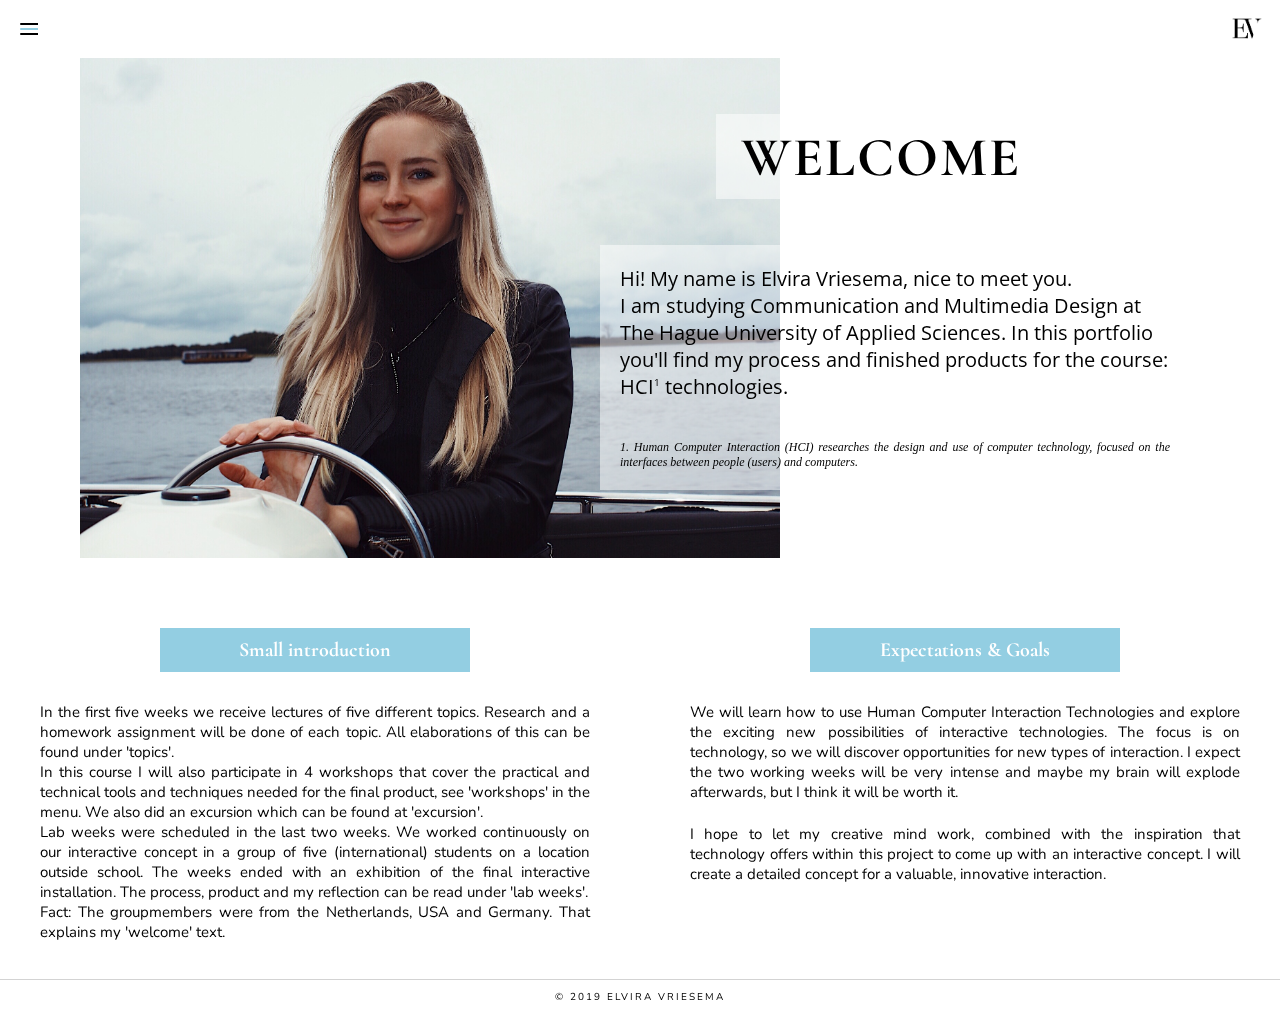
<file: index.html>
<!DOCTYPE html>
<html>
	<head>
		<meta charset="utf-8">
		<meta name="viewport" content="width=device-width, initial-scale=1" />
		<title>Portfolio Project G</title>
		<link rel="stylesheet" type="text/css" href="styles/main.css">
		<link rel="stylesheet" type="text/css" href="styles/style.css">
		<script src="https://ajax.googleapis.com/ajax/libs/jquery/2.1.3/jquery.min.js"></script>
	</head>
	<body>
		<header>
		<a href="index.html"><img src="styles/logo.png" id="logo"></a>
			<div id="menu-container">
		  		<div id="menu-wrapper">
		      		<div id="hamburger-menu"><span></span><span></span><span></span></div><span></span>
		    <!-- hamburger-menu -->
		   		</div>

		   	<!-- menu-wrapper -->
		   		<ul class="menu-list accordion">
		   			<li id="nav0" class="toggle"> 
				         <a class="menu-link" href="index.html">Home</a>
				    </li>
		      		<li id="nav1" class="toggle accordion-toggle"> 
		         		<span class="icon-plus"></span>
		         		<a class="menu-link" href="#">Topics</a>
		      		</li>
		    <!-- menu-submenu accordon-content-->
			      	<ul class="menu-submenu accordion-content">
				        <li><a class="head" href="wearables.html">Wearables</a></li>
				        <li><a class="head" href="playfulinteractions.html">Playful Interactions</a></li>
				        <li><a class="head" href="artificialcreatures.html">Artificial Creatures</a></li>
				        <li><a class="head" href="arvr.html">AR &amp; VR</a></li>
			      	</ul>

		    <!-- menu-submenu accordon-content-->
			     	<li id="nav2" class="toggle accordion-toggle"> 
			        	<span class="icon-plus"></span>
			        	<a class="menu-link" href="#">Workshops</a>
				    </li>
				    <ul class="menu-submenu accordion-content">
				    	<li><a class="head" href="arduino.html">Arduino</a></li>
				    	<li><a class="head" href="vr.html">VR environments</a></li>
				    	<li><a class="head" href="computervision.html">Computer Vision</a></li>
				    </ul>

			<!-- menu-submenu accordon-content-->
					<li id="nav3" class="toggle"> 
				         <a class="menu-link" href="excursions.html">Excursion</a>
				    </li>

			<!-- menu-submenu accordon-content-->
					<li id="nav4" class="toggle"> 
				         <a class="menu-link" href="labweeks.html">Lab weeks</a>
				    </li>

		   		</ul>
		</div>
		</header>
		<main>
			<!-- <img class="selfie" src="styles/elvira.jpg" alt="Picture of Elvira"></img> -->
			<article id="article1">
				<div class="wrapper">
				<h1>WELCOME</h1>
				</div>
				<p class="welcometext">Hi! My name is Elvira Vriesema, nice to meet you. <br/>I am studying Communication and Multimedia Design at The Hague University of Applied Sciences.
				In this portfolio you'll find my process and finished products for the course: HCI<sup>1</sup> technologies.<br /></p>

				<p id="definition">1. Human Computer Interaction (HCI) researches the design and use of computer technology, focused on the interfaces between people (users) and computers.</p>
			</article>
			<article id="article2">
				<h2>Small introduction</h2>
				<p>In the first five weeks we receive lectures of five different topics.  Research and a homework assignment will be done of each topic. All elaborations of this can be found under 'topics'.</p>
				<p>In this course I will also participate in 4 workshops that cover the practical and technical tools and techniques needed for the final product, see 'workshops' in the menu. We also did an excursion which can be found at 'excursion'. </p>
				<p>Lab weeks were scheduled in the last two weeks. We worked continuously on our interactive concept in a group of five (international) students on a location outside school. The weeks ended with an exhibition of the final interactive installation. The process, product and my reflection can be read under 'lab weeks'.</p>
				<p>Fact: The groupmembers were from the Netherlands, USA and Germany. That explains my 'welcome' text.</p>
			</article>
			<article id="article3">
				<h2>Expectations & Goals</h2>
				<p>We will learn how to use Human Computer Interaction Technologies and explore the exciting new possibilities of interactive technologies. The focus is on technology, so we will discover opportunities for new types of interaction. I expect the two working weeks will be very intense and maybe my brain will explode afterwards, but I think it will be worth it.</p><br />
				<p>I hope to let my creative mind work, combined with the inspiration that technology offers within this project to come up with an interactive concept.
				I will create a detailed concept for a valuable, innovative interaction.</p>
			</article>
		<footer><p>© 2019 Elvira Vriesema</p></footer></main>
		<script src="main.js"></script>
	</body>
</html>
</file>
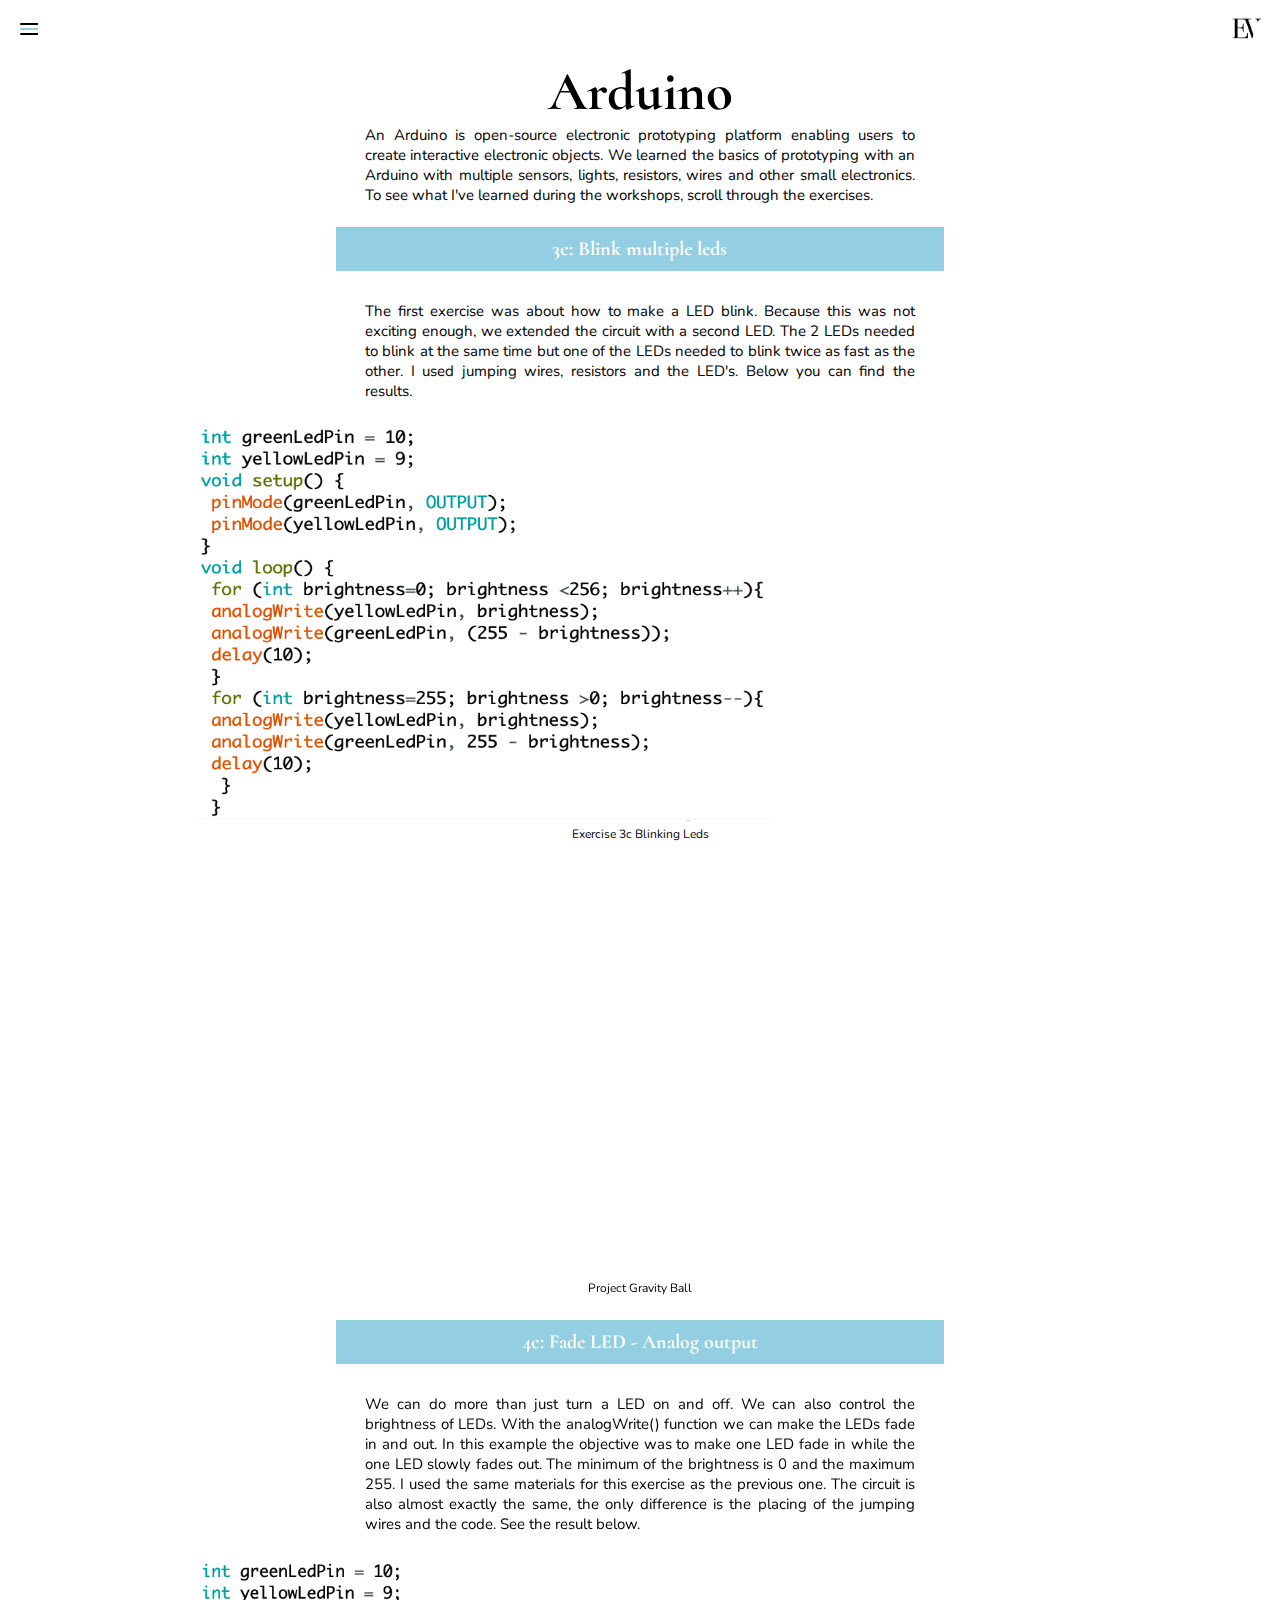
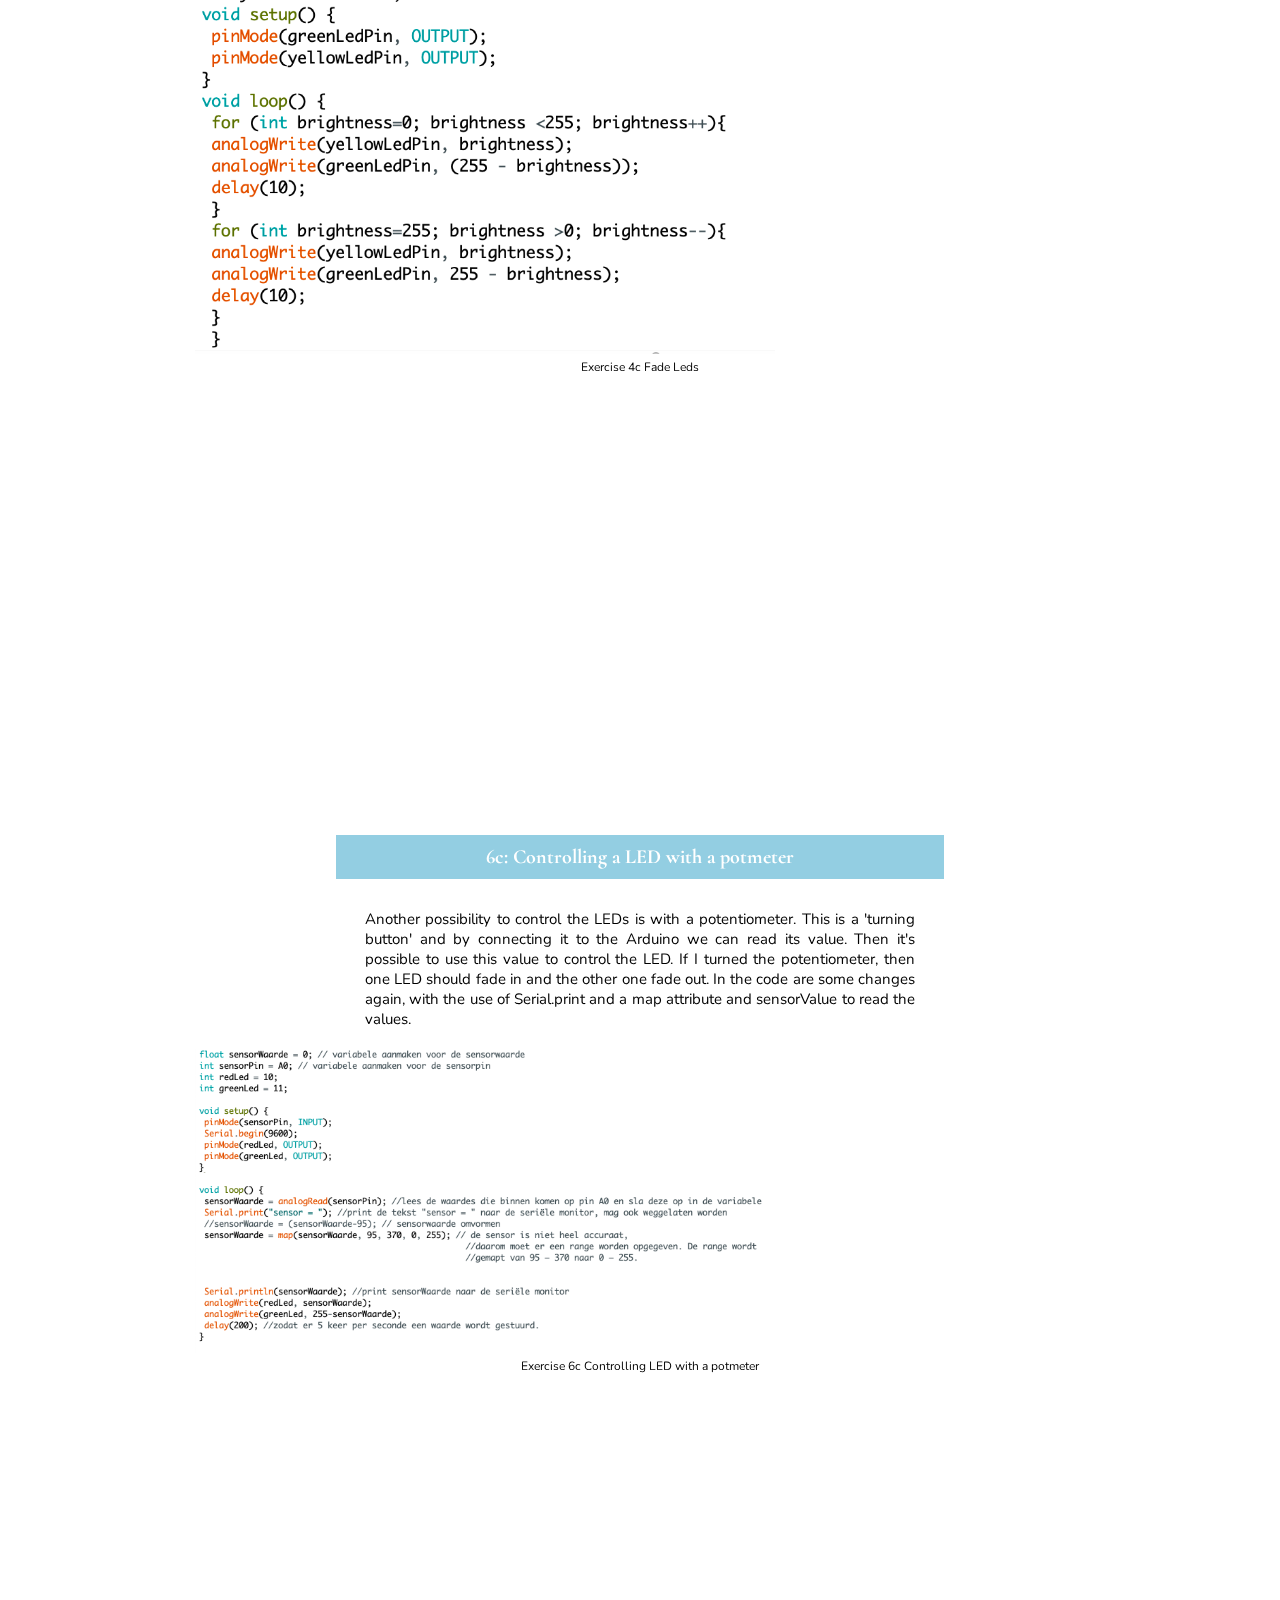
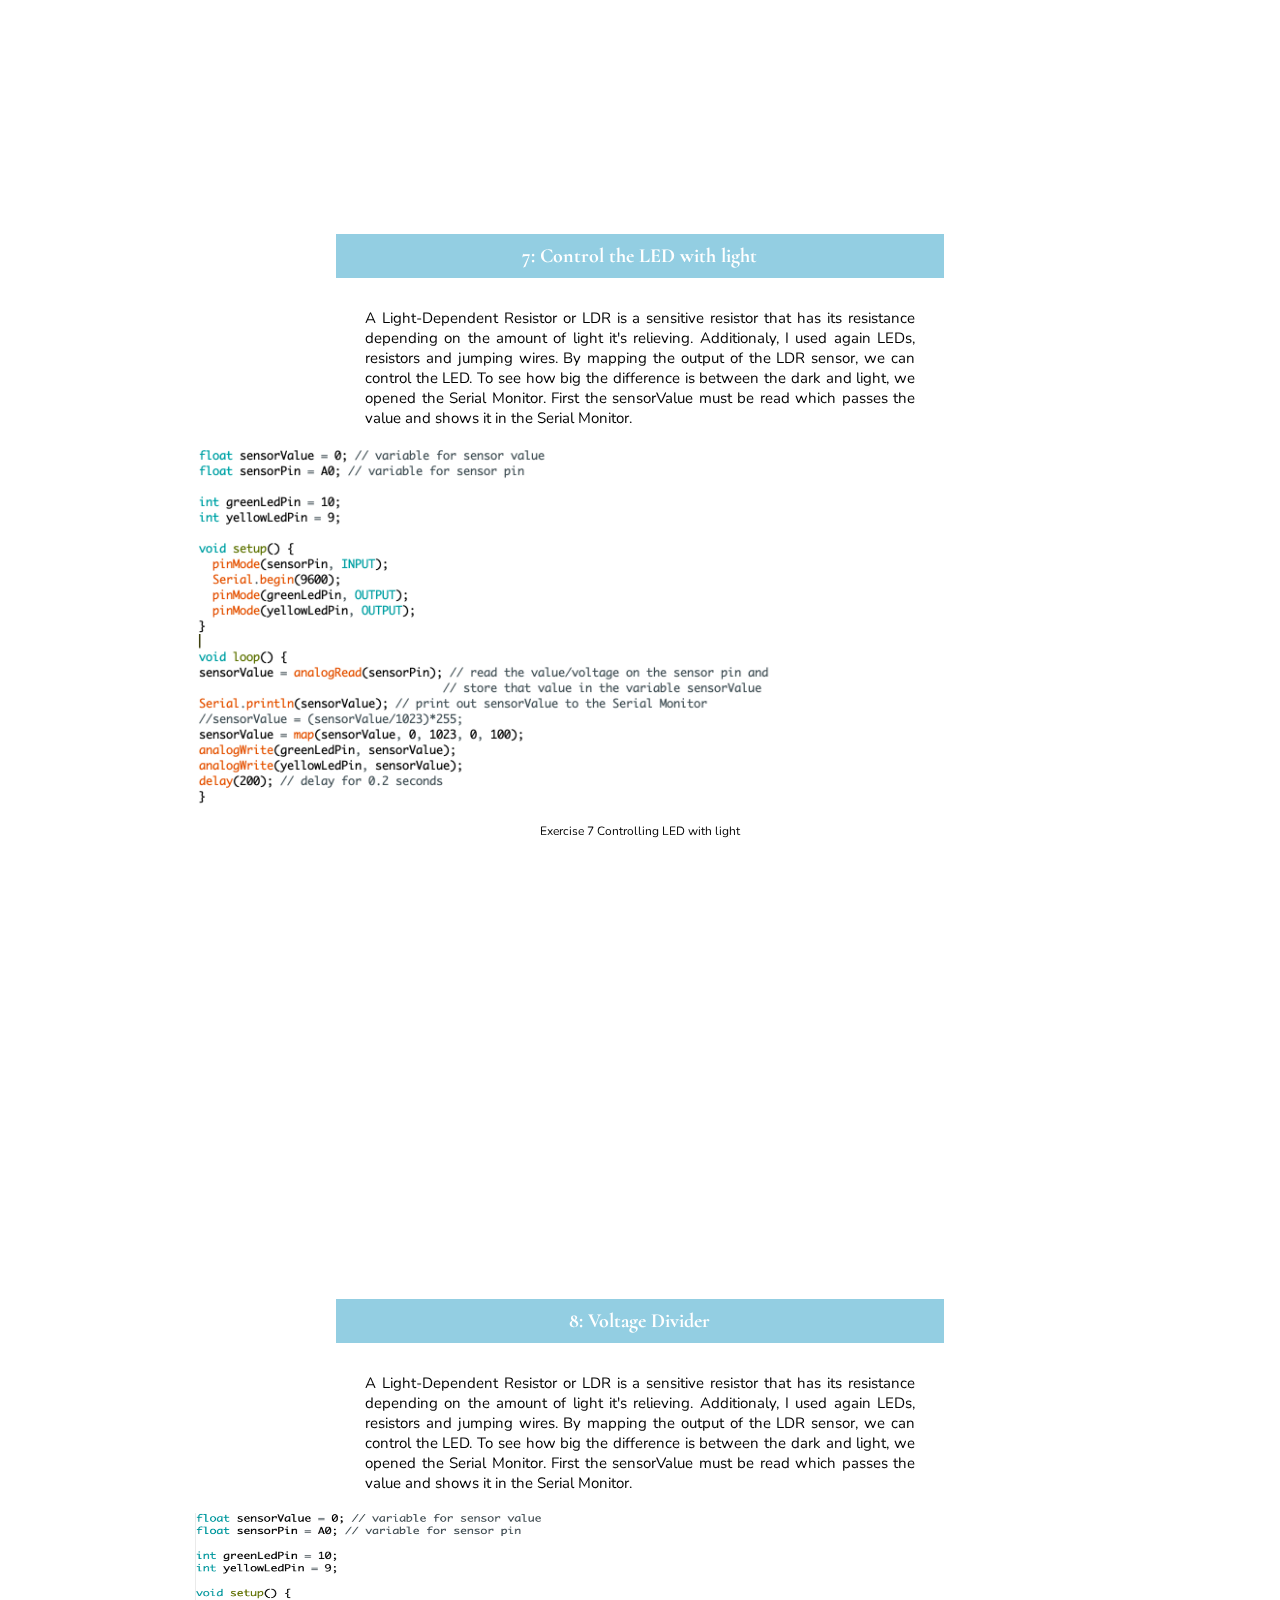
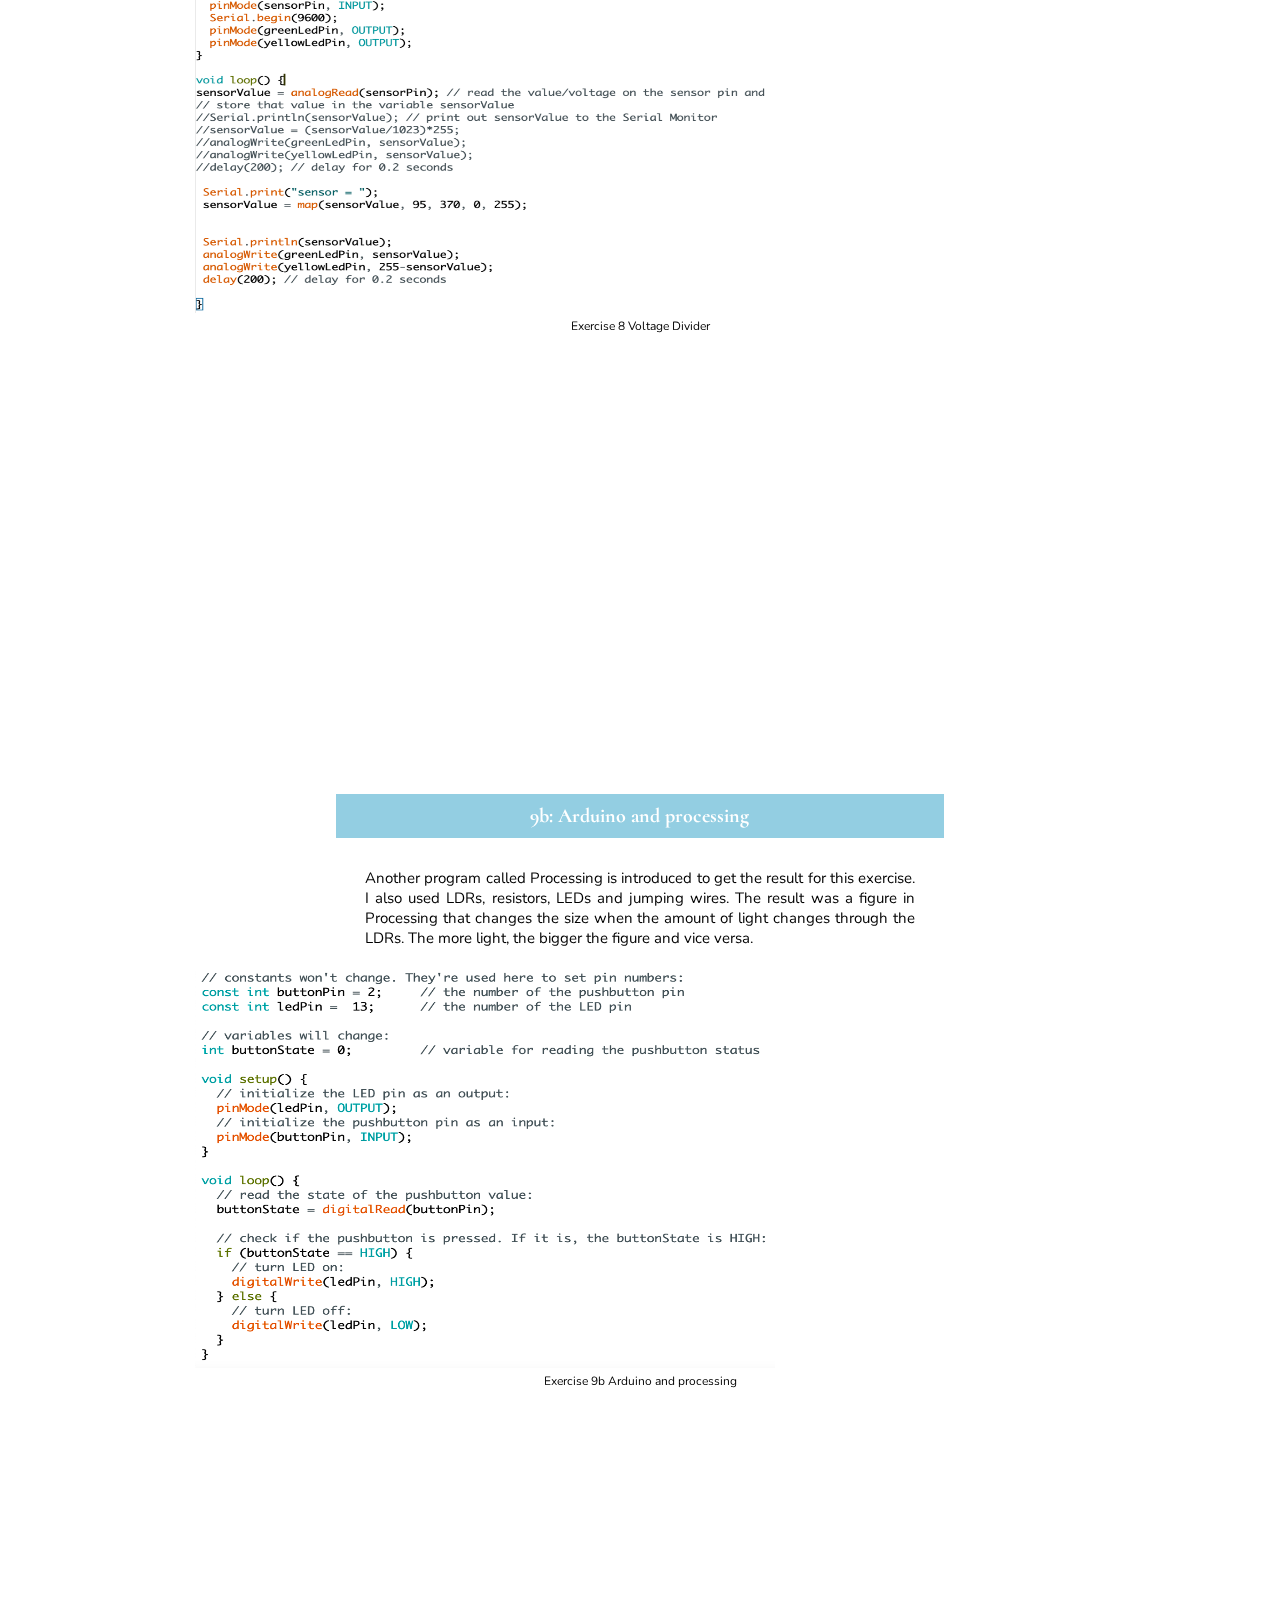
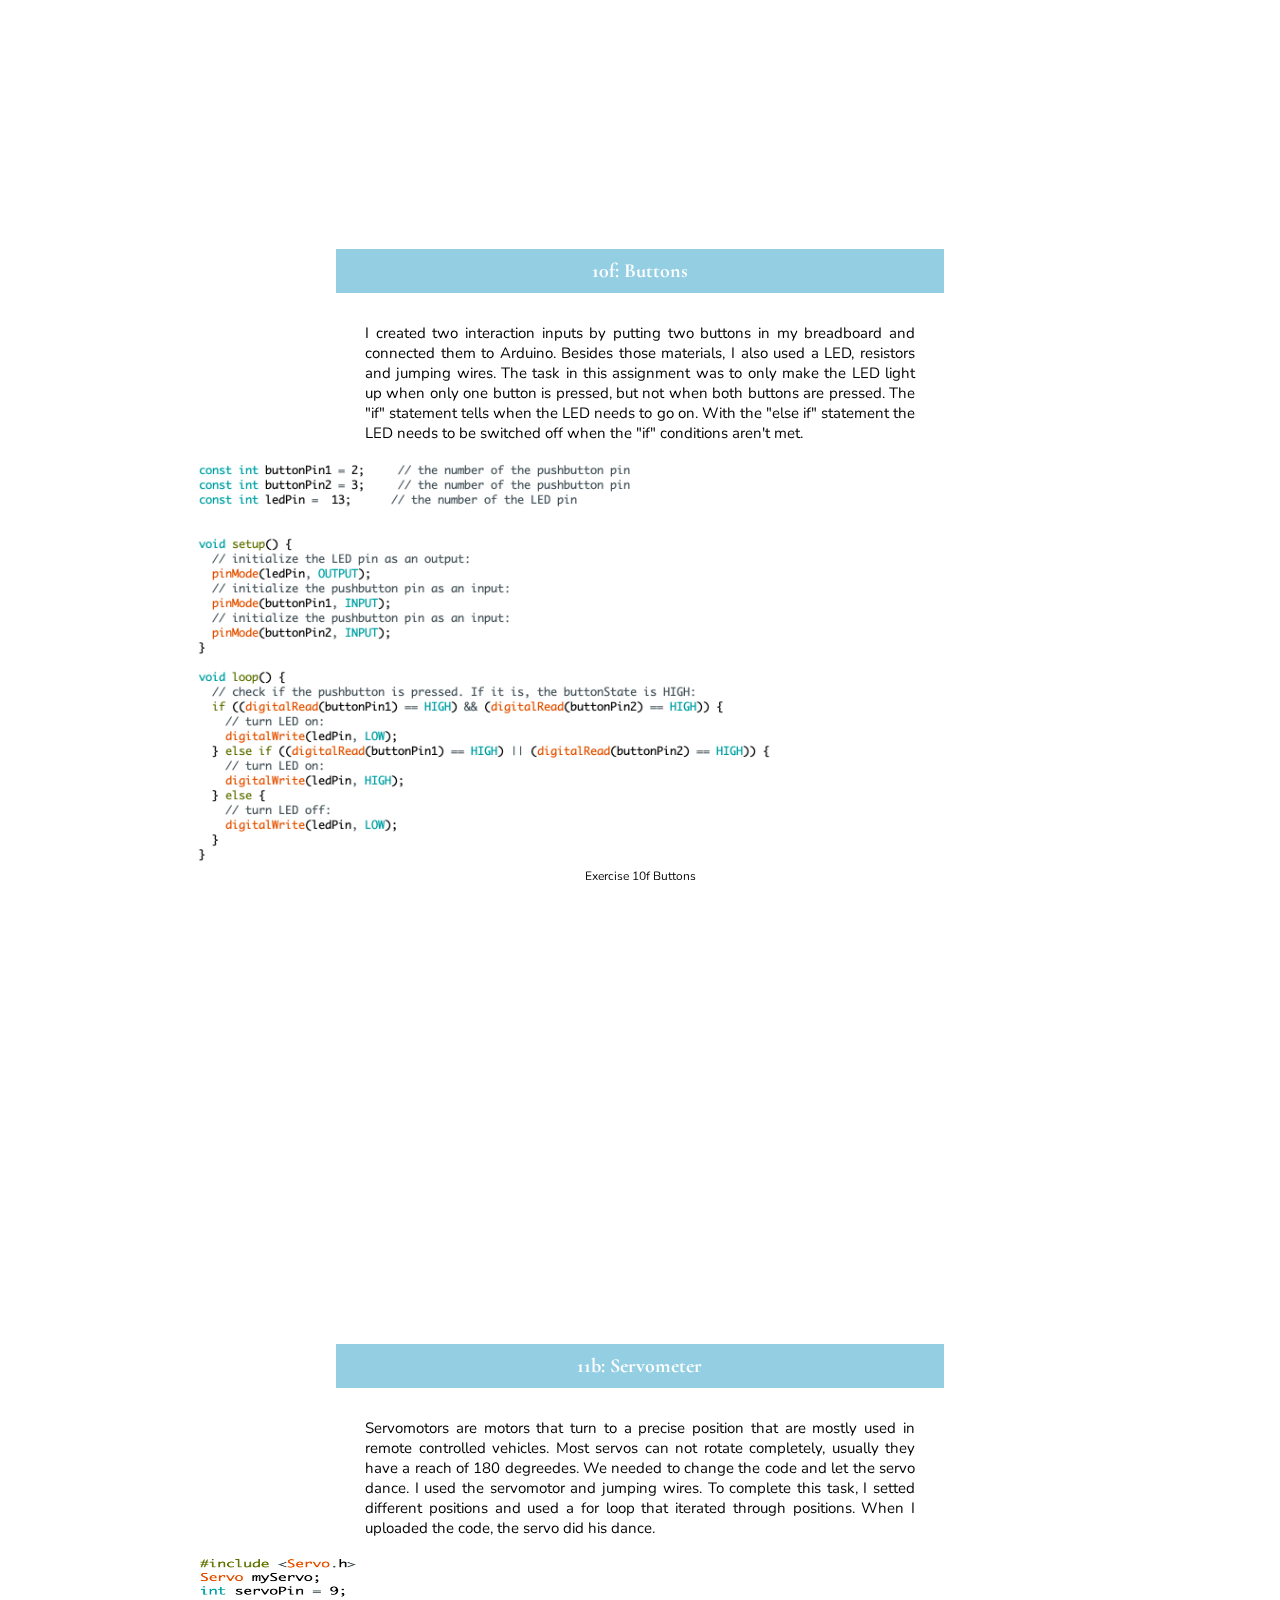
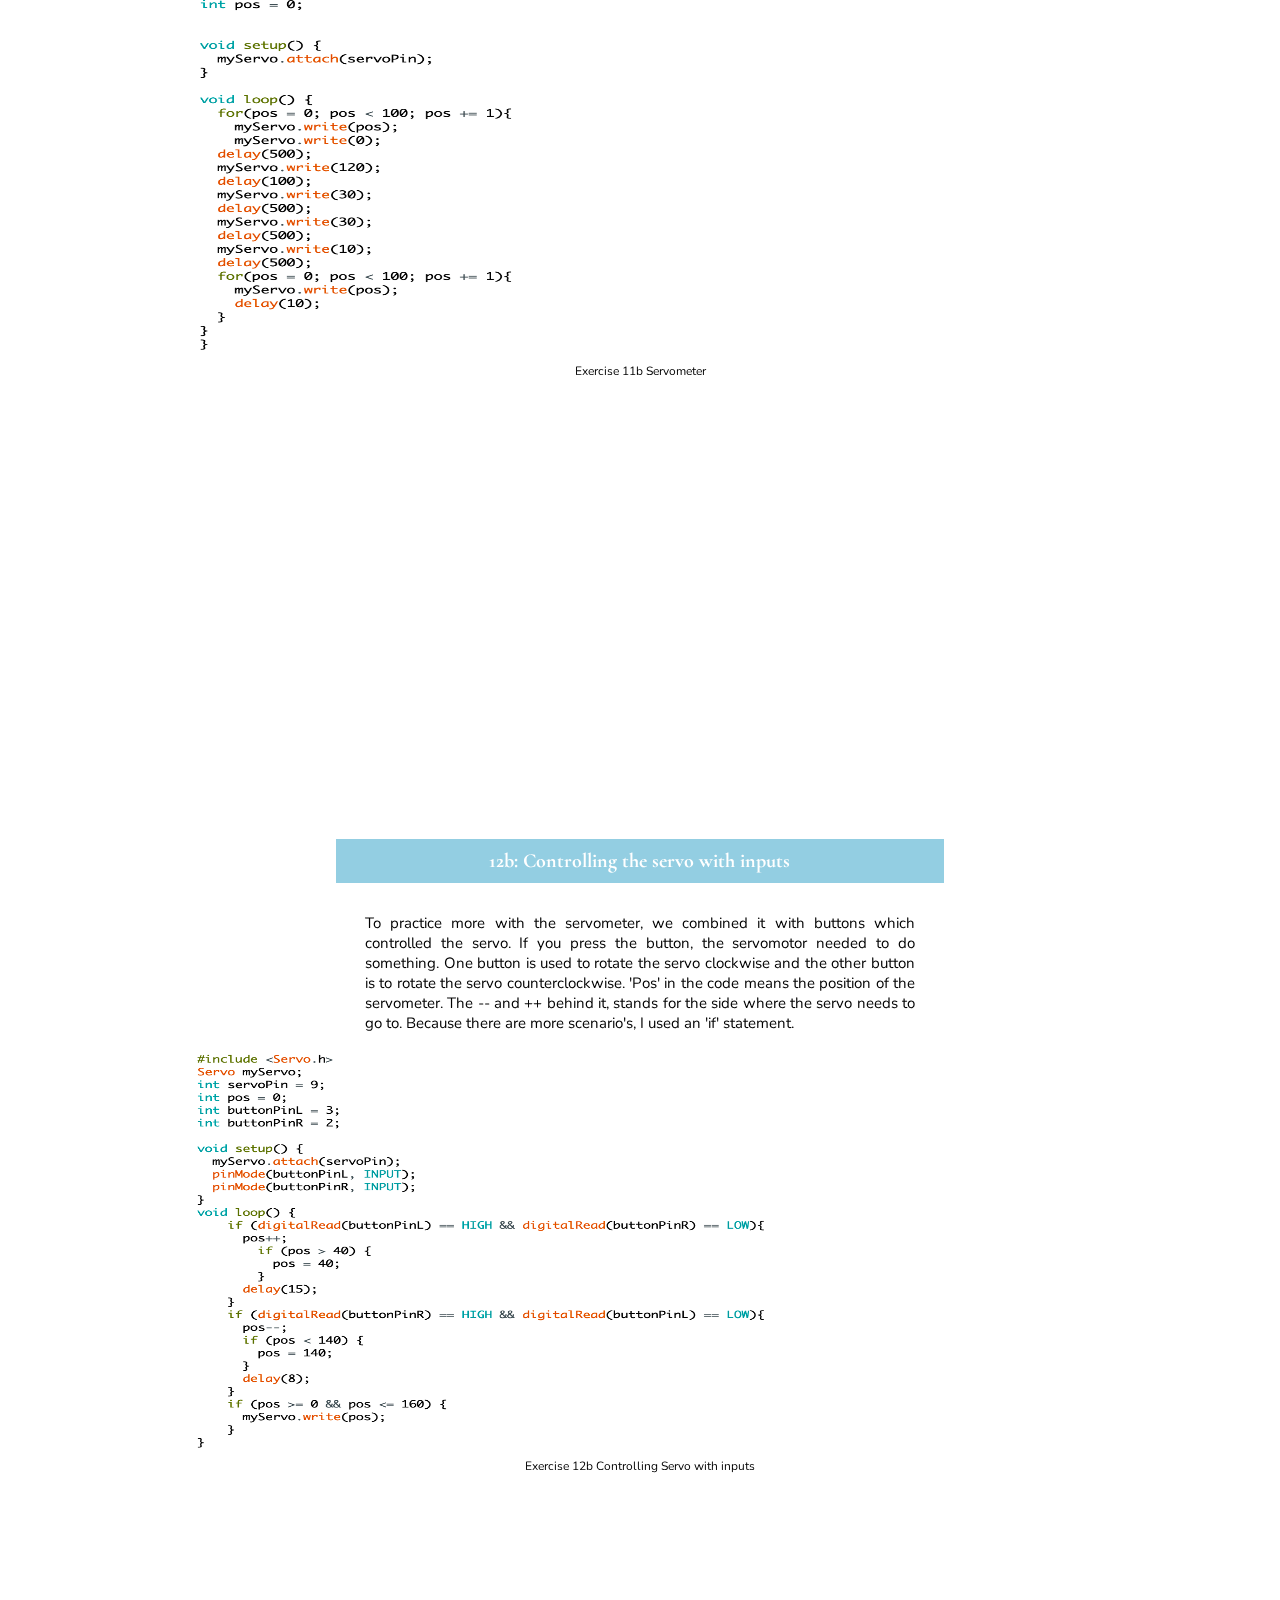
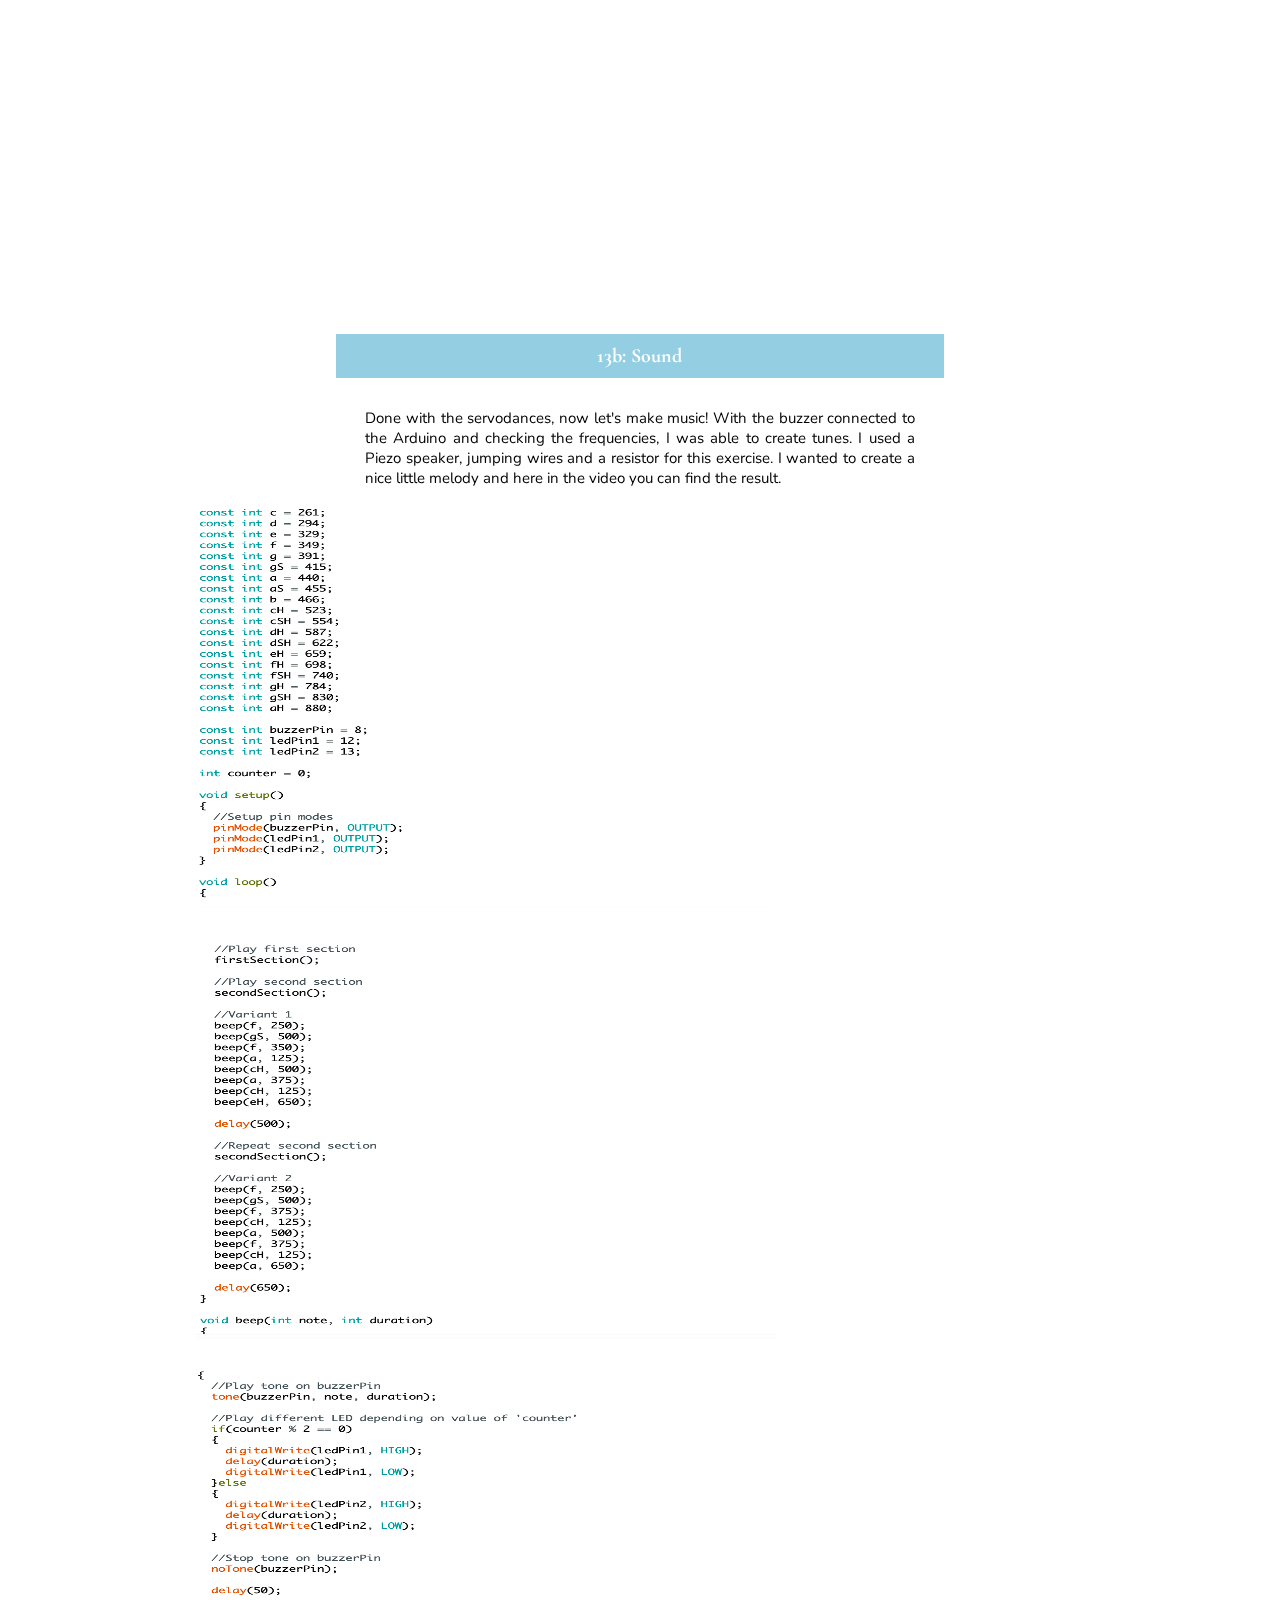
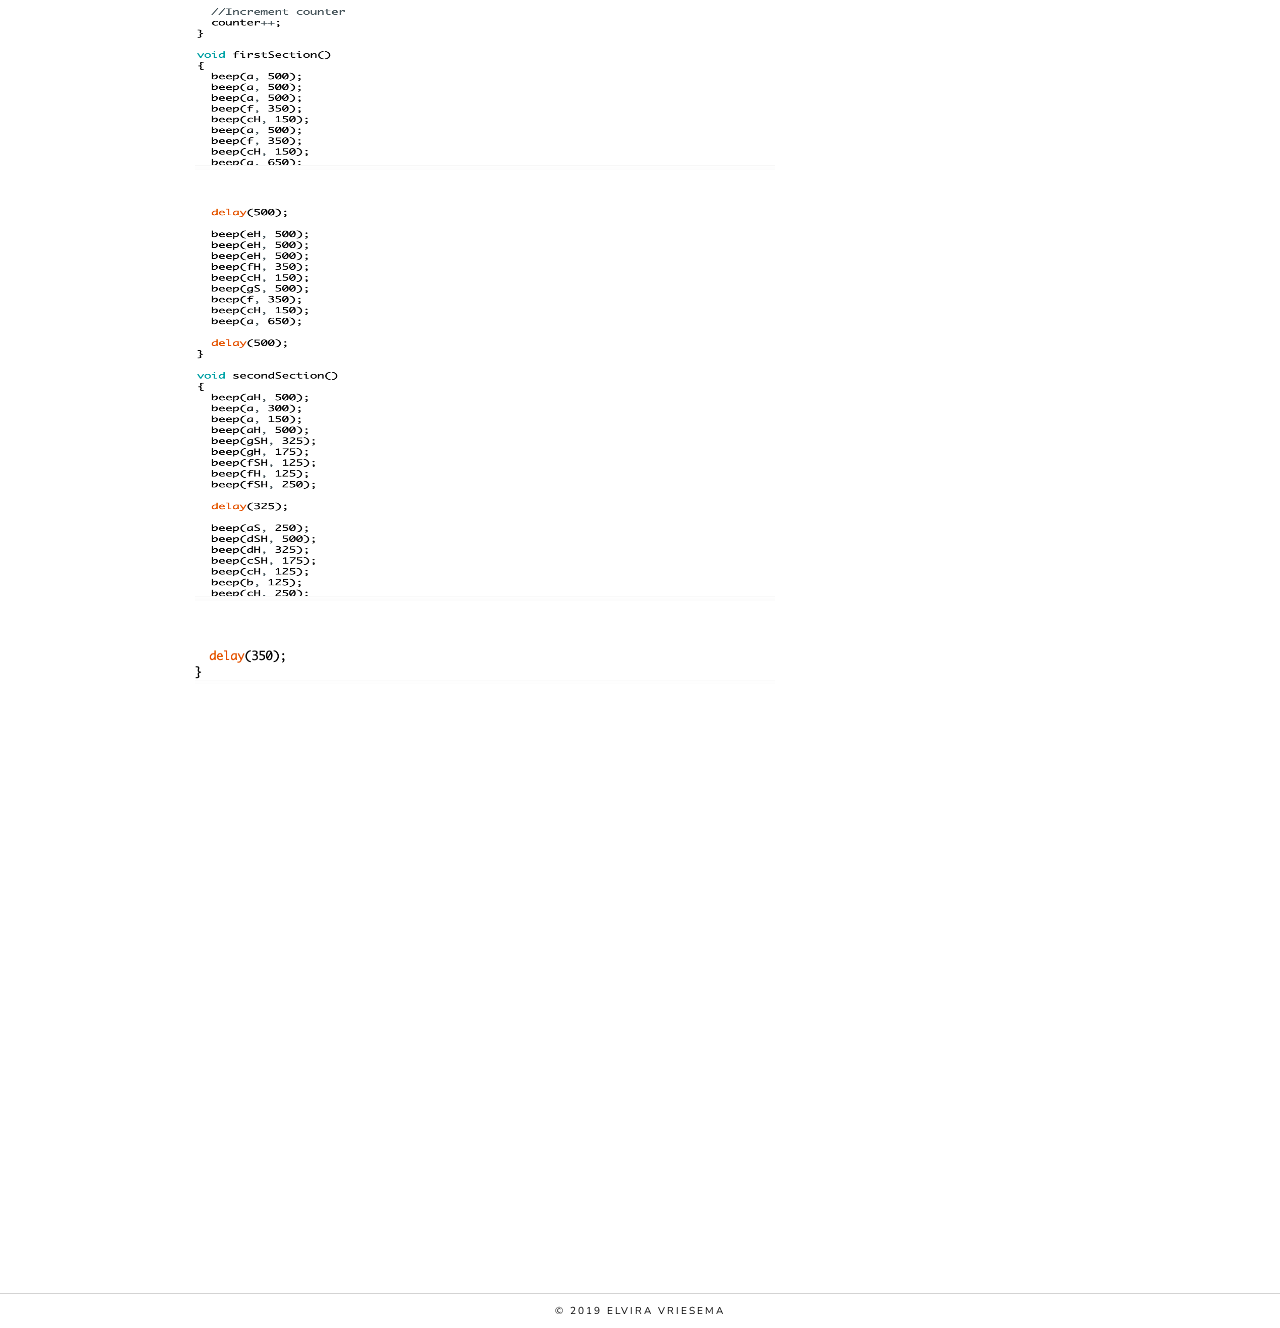
<file: arduino.html>
<!DOCTYPE html>
<html>
	<head>
		<meta charset="utf-8">
		<meta name="viewport" content="width=device-width, initial-scale=1" />
		<title>Portfolio Project G</title>
		<link rel="stylesheet" type="text/css" href="styles/style.css">
		<script src="https://ajax.googleapis.com/ajax/libs/jquery/2.1.3/jquery.min.js"></script>
	</head>
	<body>
		<header>
		<a href="index.html"><img src="styles/logo.png" id="logo"></a>
			<div id="menu-container">
		  		<div id="menu-wrapper">
		      		<div id="hamburger-menu"><span></span><span></span><span></span></div><span></span>
		    <!-- hamburger-menu -->
		   		</div>

		   	<!-- menu-wrapper -->
		   		<ul class="menu-list accordion">
		   			<li id="nav0" class="toggle"> 
				         <a class="menu-link" href="index.html">Home</a>
				    </li>
		      		<li id="nav1" class="toggle accordion-toggle"> 
		         		<span class="icon-plus"></span>
		         		<a class="menu-link" href="#">Topics</a>
		      		</li>
		    <!-- menu-submenu accordon-content-->
			      	<ul class="menu-submenu accordion-content">
				        <li><a class="head" href="wearables.html">Wearables</a></li>
				        <li><a class="head" href="playfulinteractions.html">Playful Interactions</a></li>
				        <li><a class="head" href="artificialcreatures.html">Artificial Creatures</a></li>
				        <li><a class="head" href="arvr.html">AR &amp; VR</a></li>
			      	</ul>

		    <!-- menu-submenu accordon-content-->
			     	<li id="nav2" class="toggle accordion-toggle"> 
			        	<span class="icon-plus"></span>
			        	<a class="menu-link" href="#">Workshops</a>
				    </li>
				    <ul class="menu-submenu accordion-content">
				    	<li><a class="head" href="arduino.html">Arduino</a></li>
				    	<li><a class="head" href="vr.html">VR environments</a></li>
				    	<li><a class="head" href="computervision.html">Computer Vision</a></li>
				    </ul>

			<!-- menu-submenu accordon-content-->
					<li id="nav3" class="toggle"> 
				         <a class="menu-link" href="excursions.html">Excursion</a>
				    </li>

			<!-- menu-submenu accordon-content-->
					<li id="nav4" class="toggle"> 
				         <a class="menu-link" href="labweeks.html">Lab weeks</a>
				    </li>

		   		</ul>
		</div>
		</header>
		<main>
			<!-- <img class="selfie" src="styles/elvira.jpg" alt="Picture of Elvira"></img> -->
			<article id="article1">

				<h1 class="greet">Arduino</h1>
				<p>An Arduino is open-source electronic prototyping platform enabling users to create interactive electronic objects. We learned the basics of prototyping with an Arduino with multiple sensors, lights, resistors, wires and other small electronics. To see what I've learned during the workshops, scroll through the exercises.</p><br />
				<h2>3c: Blink multiple leds</h2>
				<p>The first exercise was about how to make a LED blink. Because this was not exciting enough, we extended the circuit with a second LED. The 2 LEDs needed to blink at the same time but one of the LEDs needed to blink twice as fast as the other. I used jumping wires, resistors and the LED's. Below you can find the results.</p>
				<div class="afbeeldingen">
					<figure><img src="styles/Arduino/3cBlinkLeds.png" alt="Exercise 3c Blinking Leds" id="poster" class="afbeeldingen"><figcaption>Exercise 3c Blinking Leds</figcaption></figure> <br />
					<figure><iframe src="https://player.vimeo.com/video/371220024" width="640" height="400" frameborder="0" allowfullscreen></iframe>
					<figcaption>Project Gravity Ball</figcaption></figure>
				</div><br />

				<h2>4c: Fade LED - Analog output</h2>
				<p>We can do more than just turn a LED on and off. We can also control the brightness of LEDs. With the analogWrite() function we can make the LEDs fade in and out. In this example the objective was to make one LED fade in while the one LED slowly fades out. The minimum of the brightness is 0 and the maximum 255. I used the same materials for this exercise as the previous one. The circuit is also almost exactly the same, the only difference is the placing of the jumping wires and the code. See the result below.</p>
				<div class="afbeeldingen">
					<figure><img src="styles/Arduino/4cFadeLeds.png" alt="Exercise 4c Fade Leds" id="poster" class="afbeeldingen"><figcaption>Exercise 4c Fade Leds</figcaption></figure><br />
					<figure><iframe src="https://player.vimeo.com/video/371220848"  height="400" frameborder="0" allowfullscreen></iframe>
					</figure>
					<figure><iframe src="https://player.vimeo.com/video/371220800"  height="400" frameborder="0" allowfullscreen></iframe>
					</figure>
				</div><br />

				<h2>6c: Controlling a LED with a potmeter</h2>
				<p>Another possibility to control the LEDs is with a potentiometer. This is a 'turning button' and by connecting it to the Arduino we can read its value. Then it's possible to use this value to control the LED. If I turned the potentiometer, then one LED should fade in and the other one fade out. In the code are some changes again, with the use of Serial.print and a map attribute and sensorValue to read the values.</p>
				<div class="afbeeldingen">
					<figure><img src="styles/Arduino/6cControllingLedPotmeter.png" alt="Exercise 6c Controlling Led with a Potmeter" id="poster" class="afbeeldingen"><figcaption>Exercise 6c Controlling LED with a potmeter</figcaption></figure><br />
					<figure><iframe src="https://player.vimeo.com/video/371220879"  height="400" frameborder="0" allowfullscreen></iframe>
					</figure>
					<figure><iframe src="https://player.vimeo.com/video/371220952" height="400" frameborder="0" allowfullscreen></iframe>
					</figure>
				</div><br />

				<h2>7: Control the LED with light</h2>
				<p>A Light-Dependent Resistor or LDR is a sensitive resistor that has its resistance depending on the amount of light it's relieving. Additionaly, I used again LEDs, resistors and jumping wires. By mapping the output of the LDR sensor, we can control the LED. To see how big the difference is between the dark and light, we opened the Serial Monitor. First the sensorValue must be read which passes the value and shows it in the Serial Monitor.</p>
				<div class="afbeeldingen">
					<figure><img src="styles/Arduino/7ControllingLedLight.png" alt="Exercise 7 Controlling Led with light" id="poster" class="afbeeldingen"><figcaption>Exercise 7 Controlling LED with light</figcaption></figure><br />
					<figure><iframe src="https://player.vimeo.com/video/371221007"  height="400" frameborder="0" allowfullscreen></iframe>
					</figure>
					<figure><iframe src="https://player.vimeo.com/video/371221024"  height="400" frameborder="0" allowfullscreen></iframe>
					</figure>
				</div><br />

				<h2>8: Voltage Divider</h2>
				<p>A Light-Dependent Resistor or LDR is a sensitive resistor that has its resistance depending on the amount of light it's relieving. Additionaly, I used again LEDs, resistors and jumping wires. By mapping the output of the LDR sensor, we can control the LED. To see how big the difference is between the dark and light, we opened the Serial Monitor. First the sensorValue must be read which passes the value and shows it in the Serial Monitor.</p>
				<div class="afbeeldingen">
					<figure><img src="styles/Arduino/8Voltage.png" alt="Exercise 8 Voltage Divider" id="poster" class="afbeeldingen"><figcaption>Exercise 8 Voltage Divider</figcaption></figure><br />
					<figure><iframe src="https://player.vimeo.com/video/371221066" width="640" height="400" frameborder="0" allowfullscreen></iframe>
					</figure>
				</div><br />

				<h2>9b: Arduino and processing</h2>
				<p>Another program called Processing is introduced to get the result for this exercise. I also used LDRs, resistors, LEDs and jumping wires. The result was a figure in Processing that changes the size when the amount of light changes through the LDRs. The more light, the bigger the figure and vice versa.</p>
				<div class="afbeeldingen">
					<figure><img src="styles/Arduino/9ArduinoProcessing.png" alt="Exercise 9 Arduino Processing" id="poster" class="afbeeldingen"><figcaption>Exercise 9b Arduino and processing</figcaption></figure><br />
					<figure><iframe src="https://player.vimeo.com/video/371221098" width="640" height="400" frameborder="0" allowfullscreen></iframe>
					</figure>
				</div><br />

				<h2>10f: Buttons</h2>
				<p>I created two interaction inputs by putting two buttons in my breadboard and connected them to Arduino. Besides those materials, I also used a LED, resistors and jumping wires. The task in this assignment was to only make the LED light up when only one button is pressed, but not when both buttons are pressed. The "if" statement tells when the LED needs to go on. With the "else if" statement the LED needs to be switched off when the "if" conditions aren't met.</p>
				<div class="afbeeldingen">
					<figure><img src="styles/Arduino/10fButtons.png" alt="Exercise 10f Buttons" id="poster" class="afbeeldingen"><figcaption>Exercise 10f Buttons</figcaption></figure><br />
					<figure><iframe src="https://player.vimeo.com/video/371221153" width="640" height="400" frameborder="0" allowfullscreen></iframe>
					</figure>
				</div><br />

				<h2>11b: Servometer</h2>
				<p>Servomotors are motors that turn to a precise position that are mostly used in remote controlled vehicles. Most servos can not rotate completely, usually they have a reach of 180 degreedes. We needed to change the code and let the servo dance. I used the servomotor and jumping wires. To complete this task, I setted different positions and used a for loop that iterated through positions. When I uploaded the code, the servo did his dance.</p>
				<div class="afbeeldingen">
					<figure><img src="styles/Arduino/11bServometer.png" alt="Exercise 11b Servometer" id="poster" class="afbeeldingen"><figcaption>Exercise 11b Servometer</figcaption></figure><br />
					<figure><iframe src="https://player.vimeo.com/video/371221183" width="640" height="400" frameborder="0" allowfullscreen></iframe>
					</figure>
				</div><br />

				<h2>12b: Controlling the servo with inputs</h2>
				<p>To practice more with the servometer, we combined it with buttons which controlled the servo. If you press the button, the servomotor needed to do something. One button is used to rotate the servo clockwise and the other button is to rotate the servo counterclockwise. 'Pos' in the code means the position of the servometer. The -- and ++ behind it, stands for the side where the servo needs to go to. Because there are more scenario's, I used an 'if' statement.</p>
				<div class="afbeeldingen">
					<figure><img src="styles/Arduino/12bControllingServo.png" alt="Exercise 12b Servo" id="poster" class="afbeeldingen"><figcaption>Exercise 12b Controlling Servo with inputs</figcaption></figure><br />
					<figure><iframe src="https://player.vimeo.com/video/371221222" width="640" height="400" frameborder="0" allowfullscreen></iframe>
					</figure>
				</div><br />

				<h2>13b: Sound</h2>
				<p>Done with the servodances, now let's make music! With the buzzer connected to the Arduino and checking the frequencies, I was able to create tunes. I used a Piezo speaker, jumping wires and a resistor for this exercise. I wanted to create a nice little melody and here in the video you can find the result.</p>
				<div class="afbeeldingen">
					<figure><img src="styles/Arduino/13bSound1.png" alt="Exercise 13b Sound" id="poster" class="afbeeldingen"></figure>
					<br /><figure><img src="styles/Arduino/13bSound2.png" alt="Exercise 13b Sound" id="poster" class="afbeeldingen"></figure>
					<br /><figure><img src="styles/Arduino/13bSound3.png" alt="Exercise 13b Sound" id="poster" class="afbeeldingen"></figure>
					<br /><figure><img src="styles/Arduino/13bSound4.png" alt="Exercise 13b Sound" id="poster" class="afbeeldingen"></figure>
					<br /><figure><img src="styles/Arduino/13bSound5.png" alt="Exercise 13b Sound" id="poster" class="afbeeldingen"></figure>
					<br />
					<figure><iframe src="https://player.vimeo.com/video/371221257" width="640" height="400" frameborder="0" allowfullscreen></iframe>
					</figure>
				</div><br />
			</article>
		</main>
		<footer><p>© 2019 Elvira Vriesema</p></footer>
		<script src="main.js"></script>
	</body>
</html>
</file>
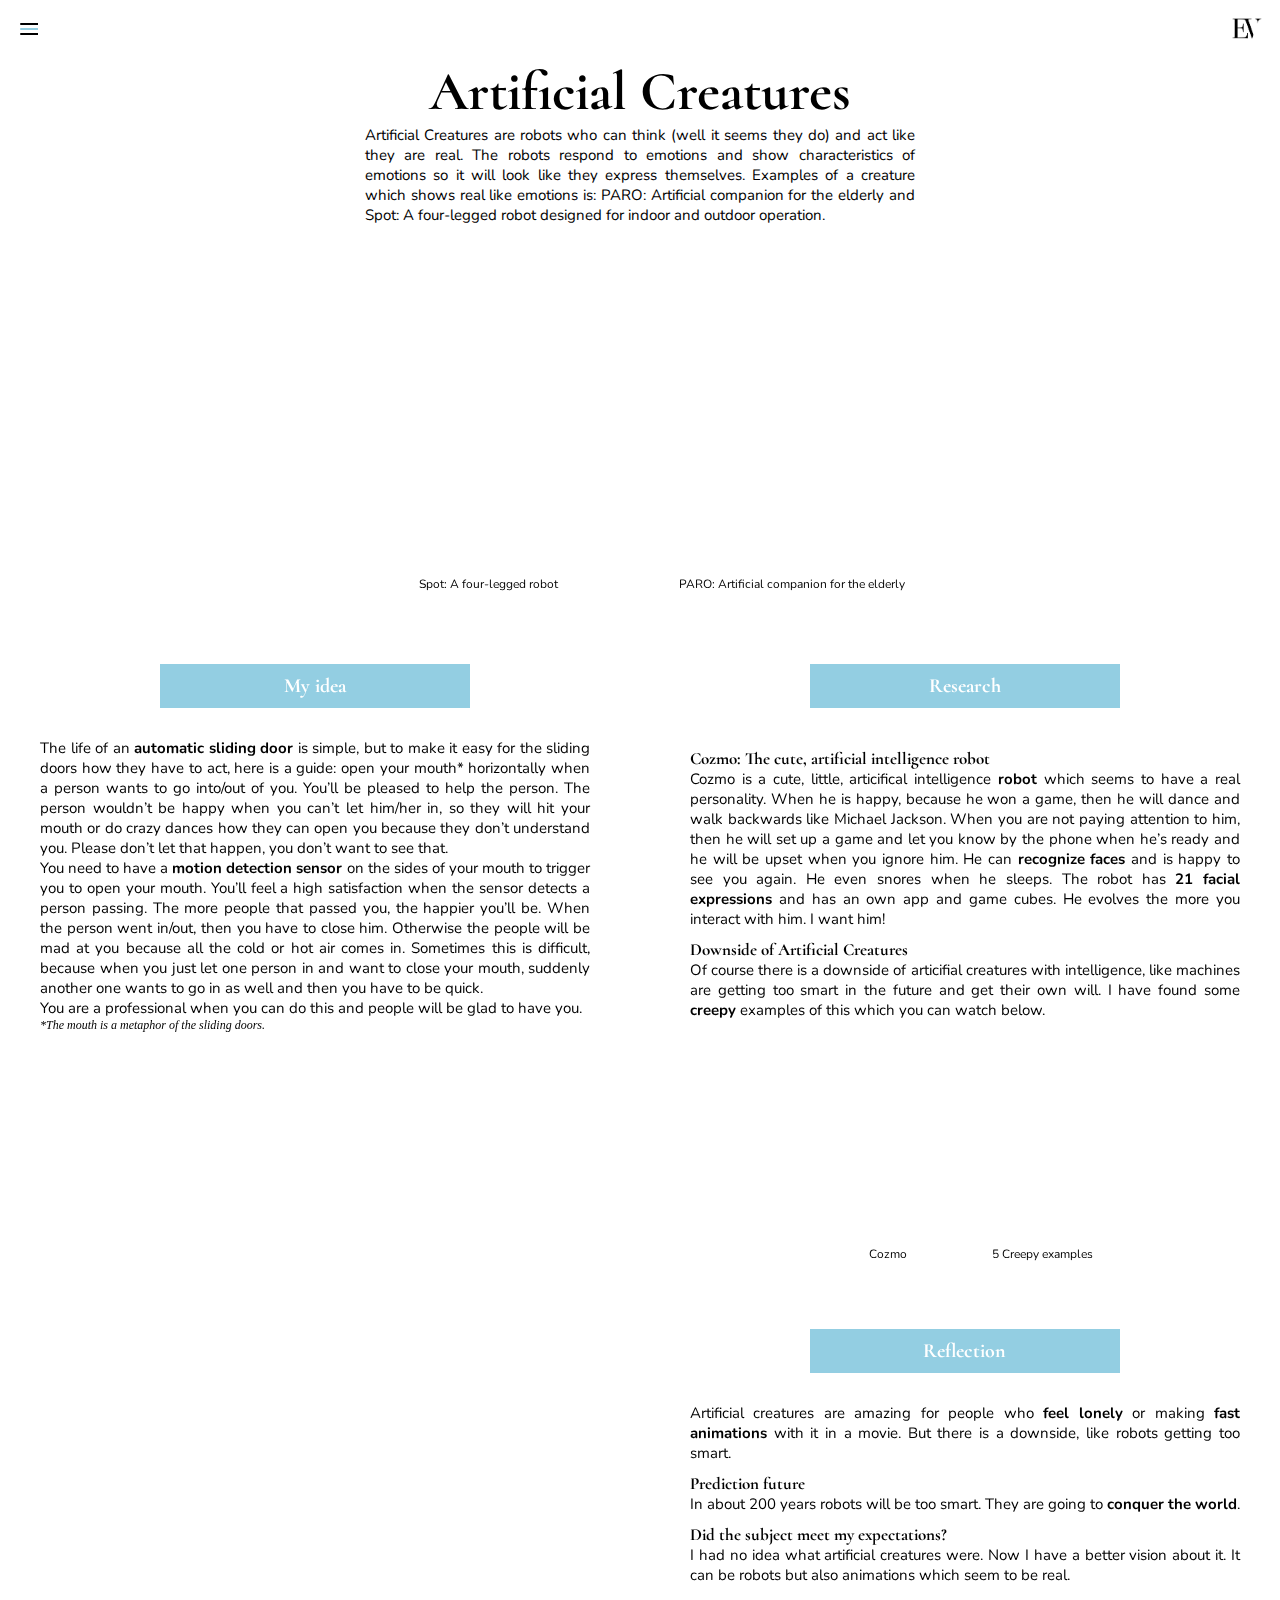
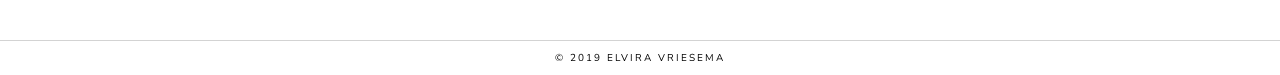
<file: artificialcreatures.html>
<!DOCTYPE html>
<html>
	<head>
		<meta charset="utf-8">
		<meta name="viewport" content="width=device-width, initial-scale=1" />
		<title>Portfolio Project G</title>
		<link rel="stylesheet" type="text/css" href="styles/style.css">
		<script src="https://ajax.googleapis.com/ajax/libs/jquery/2.1.3/jquery.min.js"></script>
	</head>
	<body>
		<header>
		<a href="index.html"><img src="styles/logo.png" id="logo"></a>
			<div id="menu-container">
		  		<div id="menu-wrapper">
		      		<div id="hamburger-menu"><span></span><span></span><span></span></div><span></span>
		    <!-- hamburger-menu -->
		   		</div>

		   	<!-- menu-wrapper -->
		   		<ul class="menu-list accordion">
		   			<li id="nav0" class="toggle"> 
				         <a class="menu-link" href="index.html">Home</a>
				    </li>
		      		<li id="nav1" class="toggle accordion-toggle"> 
		         		<span class="icon-plus"></span>
		         		<a class="menu-link" href="#">Topics</a>
		      		</li>
		    <!-- menu-submenu accordon-content-->
			      	<ul class="menu-submenu accordion-content">
				        <li><a class="head" href="wearables.html">Wearables</a></li>
				        <li><a class="head" href="playfulinteractions.html">Playful Interactions</a></li>
				        <li><a class="head" href="artificialcreatures.html">Artificial Creatures</a></li>
				        <li><a class="head" href="arvr.html">AR &amp; VR</a></li>
			      	</ul>

		    <!-- menu-submenu accordon-content-->
			     	<li id="nav2" class="toggle accordion-toggle"> 
			        	<span class="icon-plus"></span>
			        	<a class="menu-link" href="#">Workshops</a>
				    </li>
				    <ul class="menu-submenu accordion-content">
				    	<li><a class="head" href="arduino.html">Arduino</a></li>
				    	<li><a class="head" href="vr.html">VR environments</a></li>
				    	<li><a class="head" href="computervision.html">Computer Vision</a></li>
				    </ul>

			<!-- menu-submenu accordon-content-->
					<li id="nav3" class="toggle"> 
				         <a class="menu-link" href="excursions.html">Excursion</a>
				    </li>

			<!-- menu-submenu accordon-content-->
					<li id="nav4" class="toggle"> 
				         <a class="menu-link" href="labweeks.html">Lab weeks</a>
				    </li>

		   		</ul>
		</div>
		</header>
		<main>
			<!-- <img class="selfie" src="styles/elvira.jpg" alt="Picture of Elvira"></img> -->
			<article id="article1">
				<h1 class="greet">Artificial Creatures</h1> <p>Artificial Creatures are robots who can think (well it seems they do) and act like they are real. The robots respond to emotions and show characteristics of emotions so it will look like they express themselves. Examples of a creature which shows real like emotions is: PARO: Artificial companion for the elderly and Spot: A four-legged robot designed for indoor and outdoor operation.</p>
				<div class="afbeeldingen">
					<figure>
					<iframe width="300" height="315" src="https://www.youtube.com/embed/gstcLQ_LC1g" frameborder="0" allowfullscreen></iframe><figcaption>Spot: A four-legged robot</figcaption></figure>
					<figure><iframe width="300" height="315" src="https://www.youtube.com/embed/-fkxdFwu8yE" frameborder="0" allowfullscreen></iframe><figcaption>PARO: Artificial companion for the elderly</figcaption></a></figure>
				</div>
			</article>
			<article id="article2">
				<h2>My idea</h2>
				<p id="introduction">
					The life of an <strong>automatic sliding door</strong> is simple, but to make it easy for the sliding doors how they have to act, here is a guide: open your mouth* horizontally when a person wants to go into/out of you. You’ll be pleased to help the person. The person wouldn’t be happy when you can’t let him/her in, so they will hit your mouth or do crazy dances how they can open you because they don’t understand you. Please don’t let that happen, you don’t want to see that.</p>
				<p>
					You need to have a <strong>motion detection sensor</strong> on the sides of your mouth to trigger you to open your mouth.  You’ll feel a high satisfaction when the sensor detects a person passing. The more people that passed you, the happier you’ll be. When the person went in/out, then you have to close him. Otherwise the people will be mad at you because all the cold or hot air comes in. Sometimes this is difficult, because when you just let one person in and want to close your mouth, suddenly another one wants to go in as well and then you have to be quick. 
				</p>
				<p>
					You are a professional when you can do this and people will be glad to have you.
				</p>
				<p id="definition">*The mouth is a metaphor of the sliding doors.</p>
			</article>
			<article id="article3">
				<h2>Research</h2>
				<h3>Cozmo: The cute, artificial intelligence robot</h3>
				<p id="introduction">Cozmo is a cute, little, articifical intelligence <strong>robot</strong> which seems to have a real personality. When he is happy, because he won a game, then he will dance and walk backwards like Michael Jackson. When you are not paying attention to him, then he will set up a game and let you know by the phone when he’s ready and he will be upset when you ignore him. He can <strong>recognize faces</strong> and is happy to see you again. He even snores when he sleeps. The robot has <strong>21 facial expressions</strong> and has an own app and game cubes. He evolves the more you interact with him. I want him!
				<h3>Downside of Artificial Creatures</h3><p>
					Of course there is a downside of articifial creatures with intelligence, like machines are getting too smart in the future and get their own will. I have found some <strong>creepy</strong> examples of this which you can watch below.</p> 
				<div class="afbeeldingen"><figure><iframe width="150" height="190" src="https://www.youtube.com/embed/kkkpuwl741g" frameborder="0" allowfullscreen></iframe><figcaption>Cozmo</figcaption></a></figure>
				<figure><iframe width="150" height="190" src="https://www.youtube.com/embed/0hVuCWfyHP4" frameborder="0" allow="accelerometer; autoplay; encrypted-media; gyroscope; picture-in-picture" allowfullscreen></iframe><figcaption>5 Creepy examples</figcaption></figure></div>
			</article>
			<article id="article4">
				<h2>Reflection</h2>
				<p id="introduction">Artificial creatures are amazing for people who <strong>feel lonely</strong> or making <strong>fast animations</strong> with it in a movie. But there is a downside, like robots getting too smart.
				</p>
				<h3>Prediction future</h3><p>
					In about 200 years robots will be too smart. They are going to <strong>conquer the world</strong>.
				<h3>Did the subject meet my expectations?</h3><p>
					I had no idea what artificial creatures were. Now I have a better vision about it. It can be robots but also animations which seem to be real. </p> 
			</article>
		</main>
		<footer><p>© 2019 Elvira Vriesema</p></footer>
		<script src="main.js"></script>
	</body>
</html>
</file>
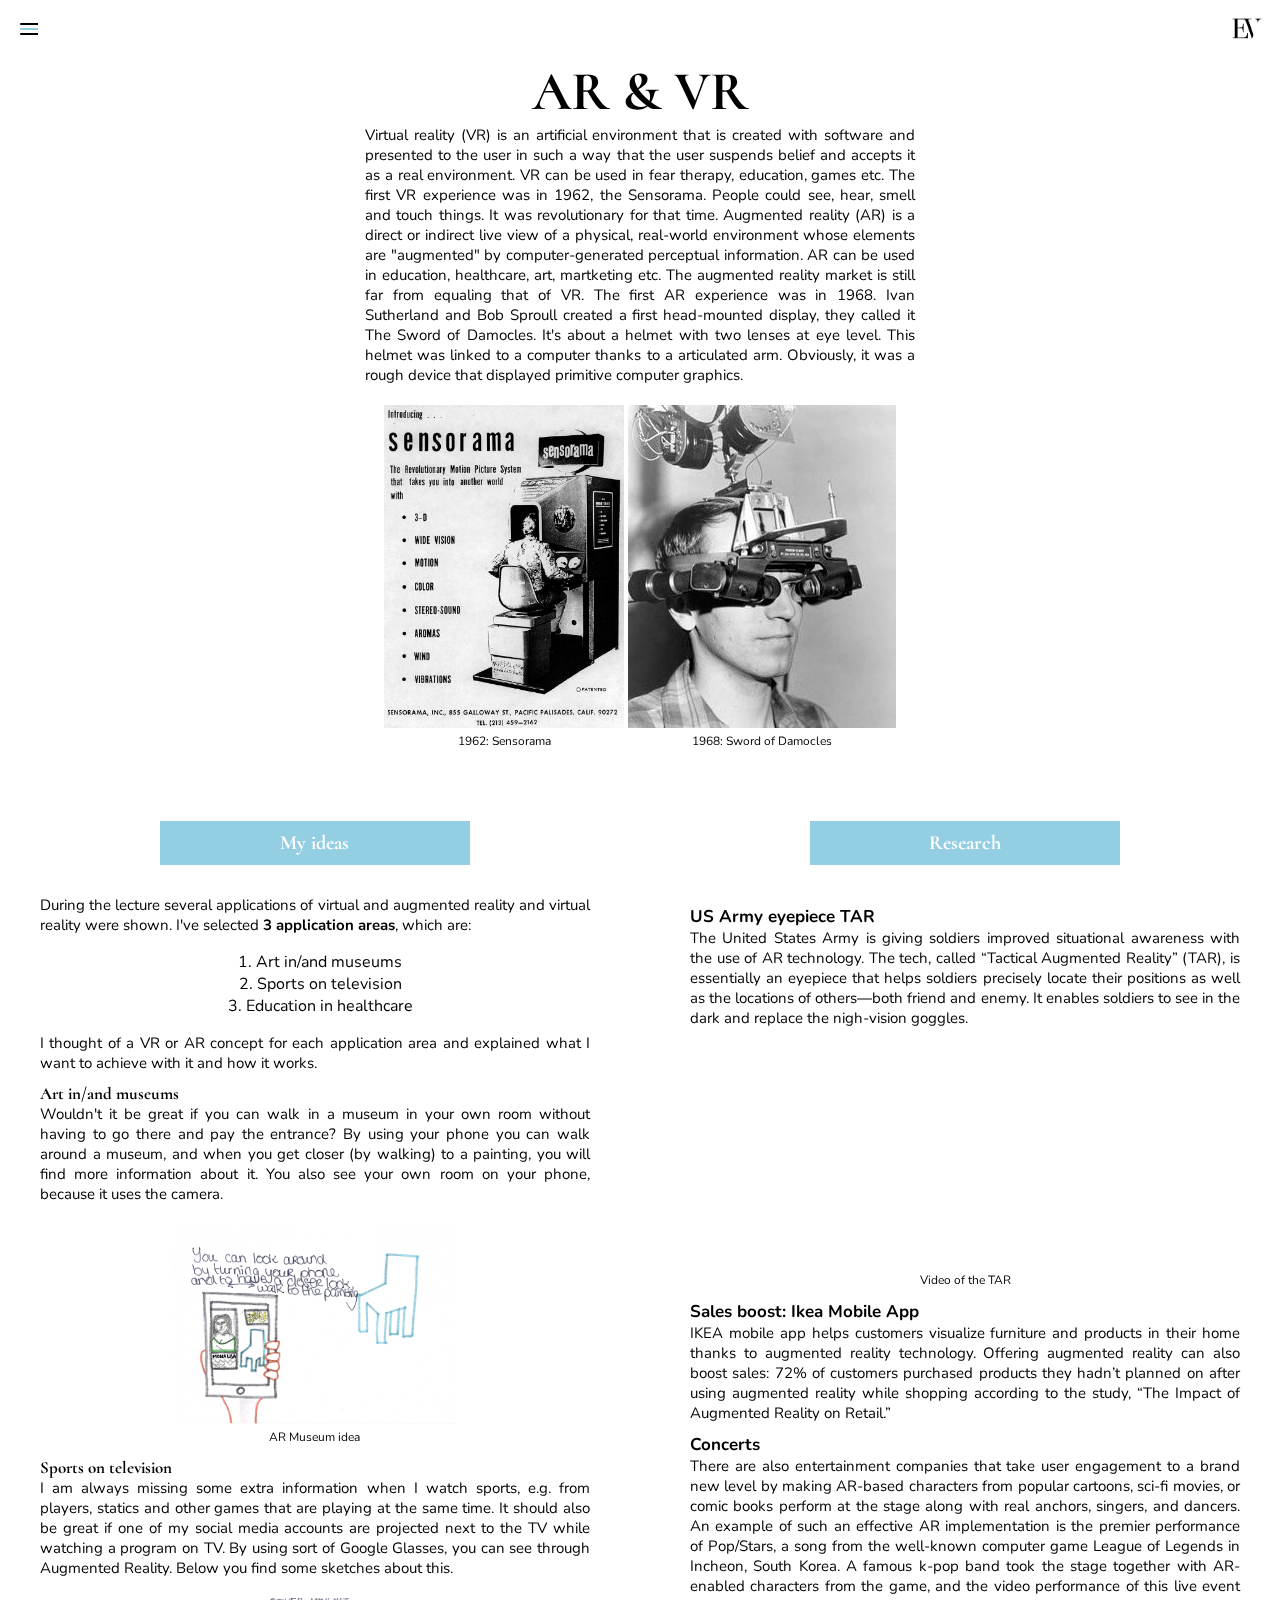
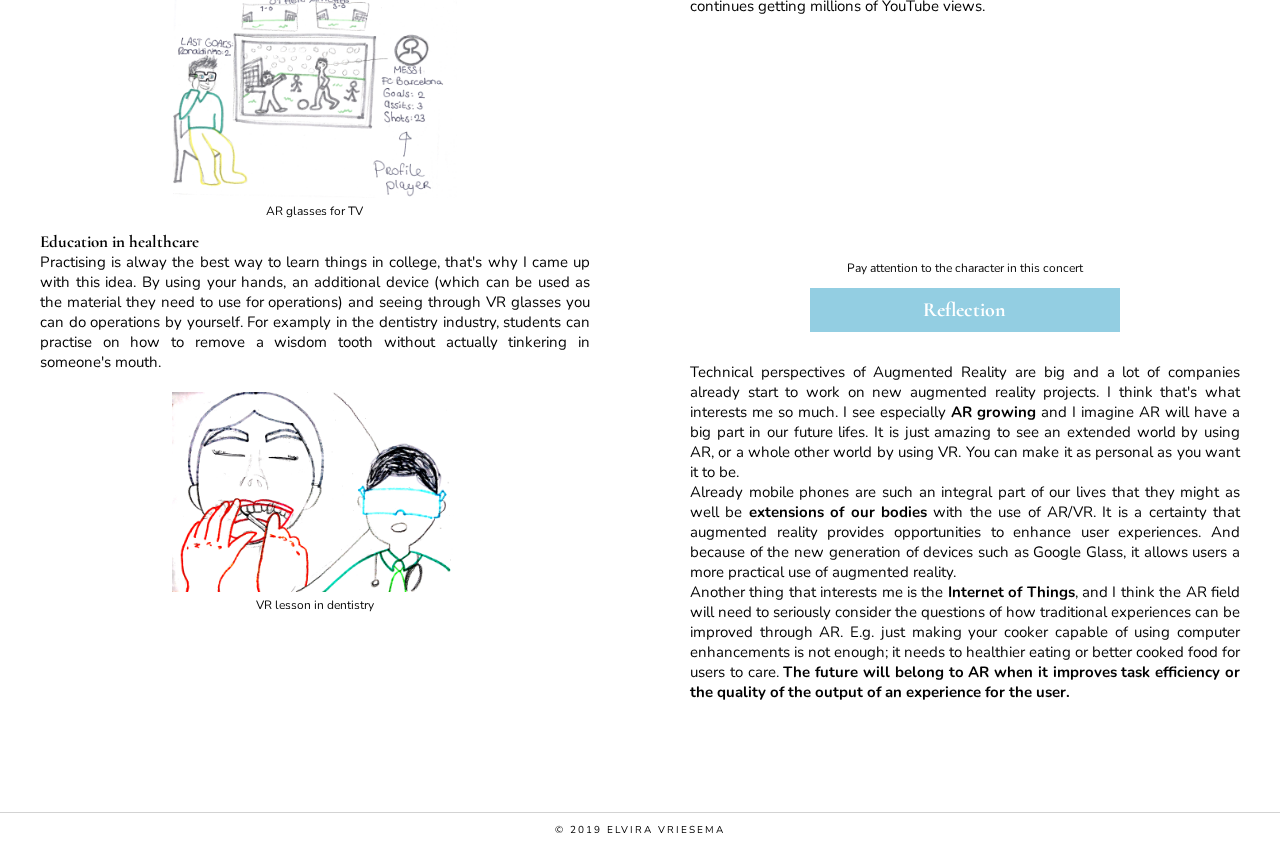
<file: arvr.html>
<!DOCTYPE html>
<html>
	<head>
		<meta charset="utf-8">
		<meta name="viewport" content="width=device-width, initial-scale=1" />
		<title>Portfolio Project G</title>
		<link rel="stylesheet" type="text/css" href="styles/style.css">
		<script src="https://ajax.googleapis.com/ajax/libs/jquery/2.1.3/jquery.min.js"></script>
	</head>
	<body>
		<header>
		<a href="index.html"><img src="styles/logo.png" id="logo"></a>
			<div id="menu-container">
		  		<div id="menu-wrapper">
		      		<div id="hamburger-menu"><span></span><span></span><span></span></div><span></span>
		    <!-- hamburger-menu -->
		   		</div>

		   	<!-- menu-wrapper -->
		   		<ul class="menu-list accordion">
		   			<li id="nav0" class="toggle"> 
				         <a class="menu-link" href="index.html">Home</a>
				    </li>
		      		<li id="nav1" class="toggle accordion-toggle"> 
		         		<span class="icon-plus"></span>
		         		<a class="menu-link" href="#">Topics</a>
		      		</li>
		    <!-- menu-submenu accordon-content-->
			      	<ul class="menu-submenu accordion-content">
				        <li><a class="head" href="wearables.html">Wearables</a></li>
				        <li><a class="head" href="playfulinteractions.html">Playful Interactions</a></li>
				        <li><a class="head" href="artificialcreatures.html">Artificial Creatures</a></li>
				        <li><a class="head" href="arvr.html">AR &amp; VR</a></li>
			      	</ul>

		    <!-- menu-submenu accordon-content-->
			     	<li id="nav2" class="toggle accordion-toggle"> 
			        	<span class="icon-plus"></span>
			        	<a class="menu-link" href="#">Workshops</a>
				    </li>
				    <ul class="menu-submenu accordion-content">
				    	<li><a class="head" href="arduino.html">Arduino</a></li>
				    	<li><a class="head" href="vr.html">VR environments</a></li>
				    	<li><a class="head" href="computervision.html">Computer Vision</a></li>
				    </ul>

			<!-- menu-submenu accordon-content-->
					<li id="nav3" class="toggle"> 
				         <a class="menu-link" href="excursions.html">Excursion</a>
				    </li>

			<!-- menu-submenu accordon-content-->
					<li id="nav4" class="toggle"> 
				         <a class="menu-link" href="labweeks.html">Lab weeks</a>
				    </li>

		   		</ul>
		</div>
		</header>
		<main>
			<!-- <img class="selfie" src="styles/elvira.jpg" alt="Picture of Elvira"></img> -->
			<article id="article1">
				<h1>AR &amp; VR</h1>
				<p>Virtual reality (VR) is an artificial environment that is created with software and presented to the user in such a way that the user suspends belief and accepts it as a real environment. VR can be used in fear therapy, education, games etc. The first VR experience was in 1962, the Sensorama. People could see, hear, smell and touch things. It was revolutionary for that time. 
				Augmented reality (AR) is a direct or indirect live view of a physical, real-world environment whose elements are "augmented" by computer-generated perceptual information. AR can be used in education, healthcare, art, martketing etc.
				The augmented reality market is still far from equaling that of VR. The first AR experience was in 1968. Ivan Sutherland and Bob Sproull created a first head-mounted display, they called it The Sword of Damocles. It's about a helmet with two lenses at eye level. This helmet was linked to a computer thanks to a articulated arm. Obviously, it was a rough device that displayed primitive computer graphics.</p>
				<div class="afbeeldingen">
					<figure><img src="styles/sensorama.png" alt="Nemo users' board" id="afbeeldingen" class="sensorama"><figcaption>1962: Sensorama</figcaption></figure>
					<figure><img src="styles/historyar.jpg" alt="Nemo users' board" id="afbeeldingen" class="afbeeldingen"><figcaption>1968: Sword of Damocles</figcaption></figure>
				</div>
			</article>
			<article id="article2">
				<h2>My ideas</h2>
				<p id="introduction">
				<p>During the lecture several applications of virtual and augmented reality and virtual reality were shown.
				I've selected <strong>3 application areas</strong>, which are:</p>
				<ol class="center">
				<li>Art in/and museums </li>
				<li>Sports on television</li>
				<li>Education in healthcare</li>
				</ol>
				<p>I thought of a VR or AR concept for
				each application area and explained what
				I want to achieve with it and how it works.</p>
				</p>
				<h3>Art in/and museums</h3>
				<p>
					Wouldn't it be great if you can walk in a museum in your own room without having to go there and pay the entrance? By using your phone you can walk around a museum, and when you get closer (by walking) to a painting, you will find more information about it. You also see your own room on your phone, because it uses the camera.
				</p>
				<div class="afbeeldingen">
					<figure><img src="styles/museumidea.jpg" alt="Educational idea" id="afbeeldingen" class="afbeeldingen"><figcaption>AR Museum idea</figcaption></figure>
				</div>
				<h3>Sports on television</h3>
				<p>
					I am always missing some extra information when I watch sports, e.g. from players, statics and other games that are playing at the same time. It should also be great if one of my social media accounts are projected next to the TV while watching a program on TV. By using sort of Google Glasses, you can see through Augmented Reality. Below you find some sketches about this.
				</p>
				<div class="afbeeldingen">
					<figure><img src="styles/tvidea.jpg" alt="Educational idea" id="afbeeldingen" class="afbeeldingen"><figcaption>AR glasses for TV</figcaption></figure>
				</div>
				<h3>Education in healthcare</h3>
				<p id="introduction">
					Practising is alway the best way to learn things in college, that's why I came up with this idea. By using your hands, an additional device (which can be used as the material they need to use for operations) and seeing through VR glasses you can do operations by yourself. For examply in the dentistry industry, students can practise on how to remove a wisdom tooth without actually tinkering in someone's mouth.
				</p>
				<div class="afbeeldingen">
					<figure><img src="styles/educationidea.jpg" alt="Educational idea" id="afbeeldingen" class="afbeeldingen"><figcaption>VR lesson in dentistry</figcaption></figure>
				</div>
			</article>
			<article id="article3">
				<h2>Research</h2>
				<h3><strong>US Army eyepiece TAR</strong></h3>
				<p>The United States Army is giving soldiers improved situational awareness with the use of AR technology. The tech, called “Tactical Augmented Reality” (TAR), is essentially an eyepiece that helps soldiers precisely locate their positions as well as the locations of others—both friend and enemy. It enables soldiers to see in the dark and replace the nigh-vision goggles. </p>
				<div class="afbeeldingen"><figure><iframe width="300" height="208" src="https://www.youtube.com/embed/x8p19j8C6VI?start=49" frameborder="0" allowfullscreen></iframe><figcaption>Video of the TAR</figcaption></a></figure></div>
				<h3><strong>Sales boost: Ikea Mobile App</strong></h3>
				<p>IKEA mobile app helps customers visualize furniture and products in their home thanks to augmented reality technology. Offering augmented reality can also boost sales: 72% of customers purchased products they hadn’t planned on after using augmented reality while shopping according to the study, “The Impact of Augmented Reality on Retail.”</p>
				<h3><strong>Concerts</strong></h3>
				<p>There are also entertainment companies that take user engagement to a brand new level by making AR-based characters from popular cartoons, sci-fi movies, or comic books perform at the stage along with real anchors, singers, and dancers.
				An example of such an effective AR implementation is the premier performance of Pop/Stars, a song from the well-known computer game League of Legends in Incheon, South Korea. A famous k-pop band took the stage together with AR-enabled characters from the game, and the video performance of this live event continues getting millions of YouTube views.</p>
				<div class="afbeeldingen"><figure><iframe width="300" height="208" src="https://www.youtube.com/embed/p9oDlvOV3qs?start=109" frameborder="0" allowfullscreen></iframe><figcaption>Pay attention to the character in this concert</figcaption></a></figure></div>
			<article id="article4">
				<h2>Reflection</h2>
				<p>Technical perspectives of Augmented Reality are big and a lot of companies already start to work on new augmented reality projects. I think that's what interests me so much. I see especially <strong>AR growing</strong> and I imagine AR will have a big part in our future lifes. It is just amazing to see an extended world by using AR, or a whole other world by using VR. You can make it as personal as you want it to be.</p>
				<p>Already mobile phones are such an integral part of our lives that they might as well be <strong>extensions of our bodies</strong> with the use of AR/VR. It is a certainty that augmented reality provides opportunities to enhance user experiences. And because of the new generation of devices such as Google Glass, it allows users a more practical use of augmented reality. </p>
				<p>Another thing that interests me is the <strong>Internet of Things</strong>, and I think the AR field will need to seriously consider the questions of how traditional experiences can be improved through AR. E.g. just making your cooker capable of using computer enhancements is not enough; it needs to healthier eating or better cooked food for users to care. <strong>The future will belong to AR when it improves task efficiency or the quality of the output of an experience for the user.</strong></p>
		</main>
		<footer><p>© 2019 Elvira Vriesema</p></footer>
		<script src="main.js"></script>
	</body>
</html>
</file>
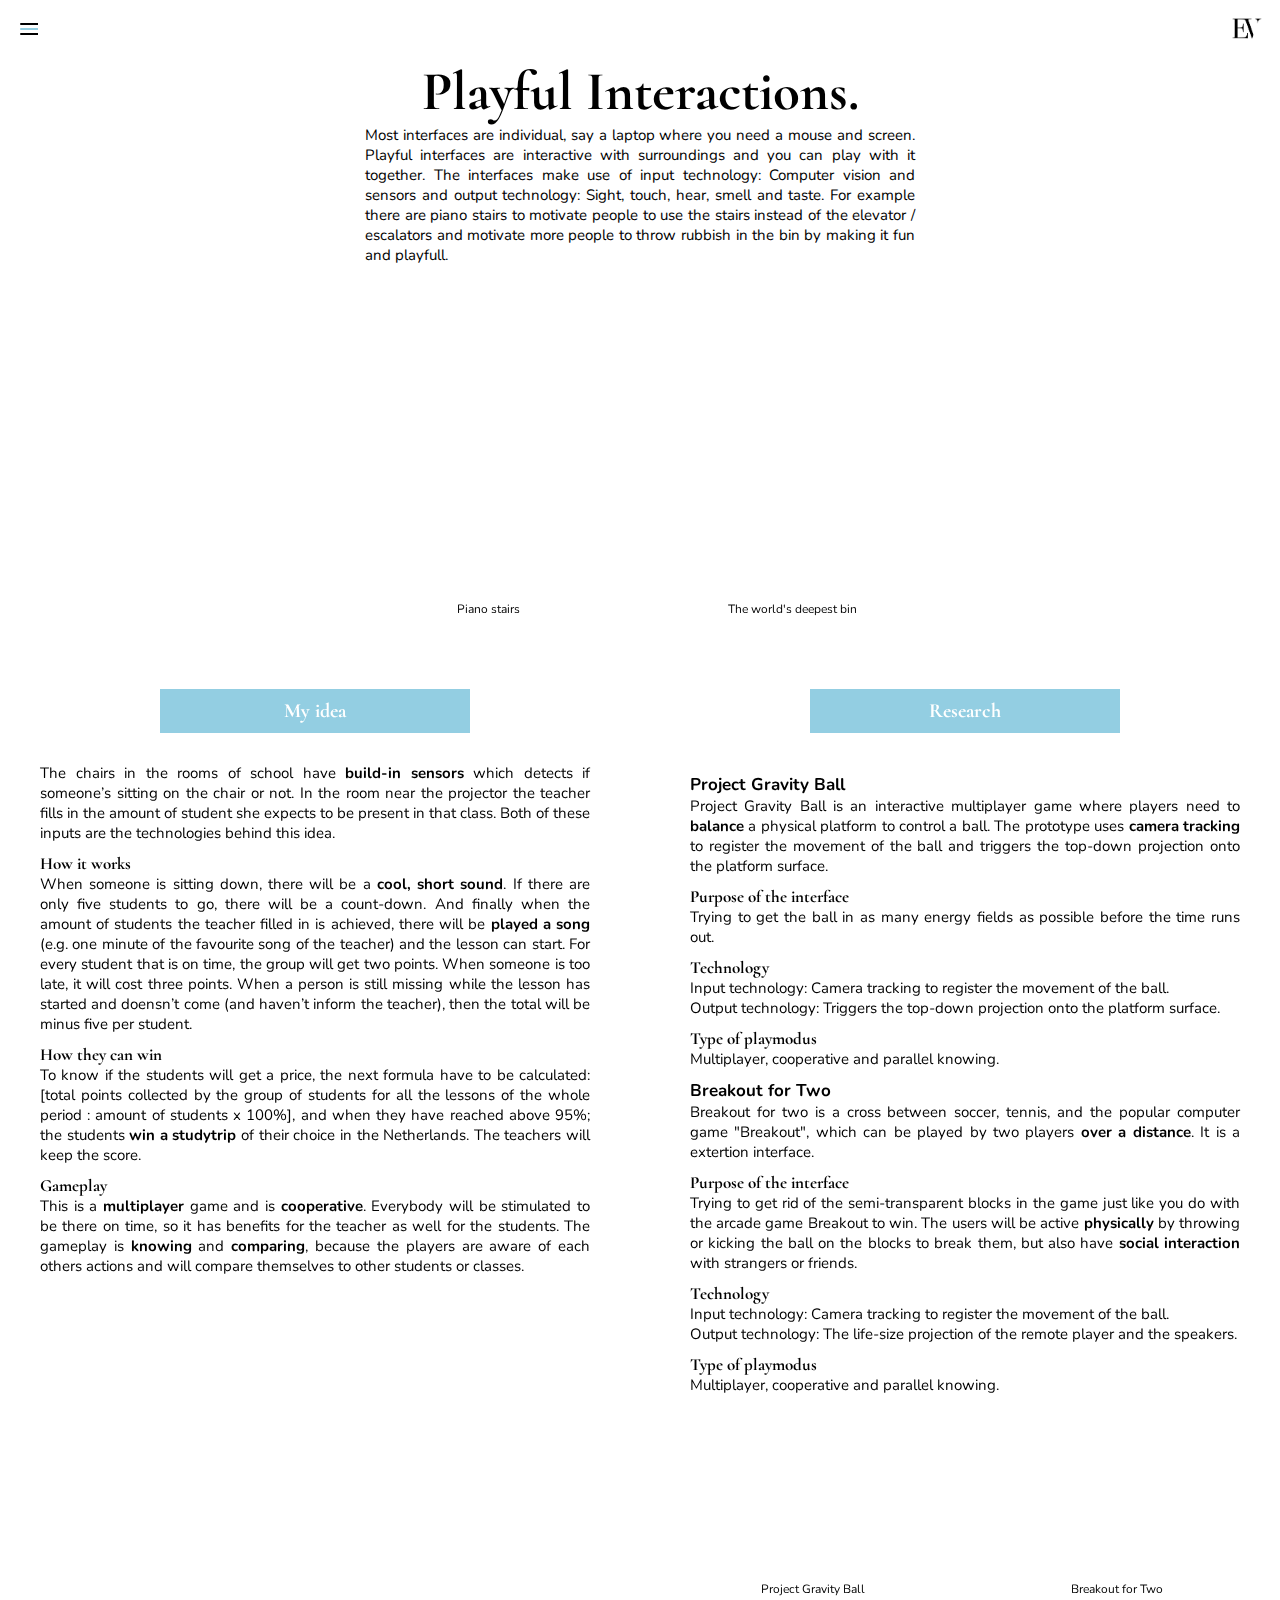
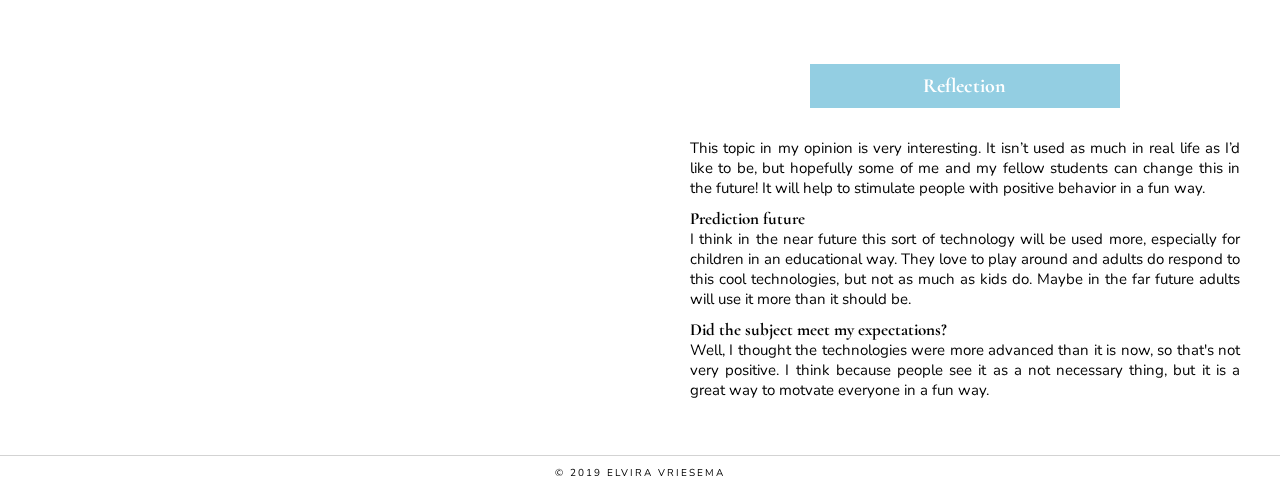
<file: playfulinteractions.html>
<!DOCTYPE html>
<html>
	<head>
		<meta charset="utf-8">
		<meta name="viewport" content="width=device-width, initial-scale=1" />
		<title>Portfolio Project G</title>
		<link rel="stylesheet" type="text/css" href="styles/style.css">
		<script src="https://ajax.googleapis.com/ajax/libs/jquery/2.1.3/jquery.min.js"></script>
	</head>
	<body>
		<header>
		<a href="index.html"><img src="styles/logo.png" id="logo"></a>
			<div id="menu-container">
		  		<div id="menu-wrapper">
		      		<div id="hamburger-menu"><span></span><span></span><span></span></div><span></span>
		    <!-- hamburger-menu -->
		   		</div>

		   	<!-- menu-wrapper -->
		   		<ul class="menu-list accordion">
		   			<li id="nav0" class="toggle"> 
				         <a class="menu-link" href="index.html">Home</a>
				    </li>
		      		<li id="nav1" class="toggle accordion-toggle"> 
		         		<span class="icon-plus"></span>
		         		<a class="menu-link" href="#">Topics</a>
		      		</li>
		    <!-- menu-submenu accordon-content-->
			      	<ul class="menu-submenu accordion-content">
				        <li><a class="head" href="wearables.html">Wearables</a></li>
				        <li><a class="head" href="playfulinteractions.html">Playful Interactions</a></li>
				        <li><a class="head" href="artificialcreatures.html">Artificial Creatures</a></li>
				        <li><a class="head" href="arvr.html">AR &amp; VR</a></li>
			      	</ul>

		    <!-- menu-submenu accordon-content-->
			     	<li id="nav2" class="toggle accordion-toggle"> 
			        	<span class="icon-plus"></span>
			        	<a class="menu-link" href="#">Workshops</a>
				    </li>
				    <ul class="menu-submenu accordion-content">
				    	<li><a class="head" href="arduino.html">Arduino</a></li>
				    	<li><a class="head" href="vr.html">VR environments</a></li>
				    	<li><a class="head" href="computervision.html">Computer Vision</a></li>
				    </ul>

			<!-- menu-submenu accordon-content-->
					<li id="nav3" class="toggle"> 
				         <a class="menu-link" href="excursions.html">Excursion</a>
				    </li>

			<!-- menu-submenu accordon-content-->
					<li id="nav4" class="toggle"> 
				         <a class="menu-link" href="labweeks.html">Lab weeks</a>
				    </li>

		   		</ul>
		</div>
		</header>
		<main>
			<!-- <img class="selfie" src="styles/elvira.jpg" alt="Picture of Elvira"></img> -->
			<article id="article1">
				<h1 class="greet">Playful Interactions.</h1>
				<p>Most interfaces are individual, say a laptop where you need a mouse and screen. Playful interfaces are interactive with surroundings and you can play with it together. The interfaces make use of input technology: Computer vision and sensors and output technology: Sight, touch, hear, smell and taste. For example there are piano stairs to motivate people to use the stairs instead of the elevator / escalators and motivate more people to throw rubbish in the bin by making it fun and playfull.</p>
				<div class="afbeeldingen">
					<figure><iframe  height="300" src="https://www.youtube.com/embed/2lXh2n0aPyw" frameborder="0" allow="accelerometer; autoplay; encrypted-media; gyroscope; picture-in-picture" allowfullscreen></iframe><figcaption>Piano stairs</figcaption></figure>
					<figure><iframe  height="300" src="https://www.youtube.com/embed/qRgWttqFKu8" frameborder="0" allow="accelerometer; autoplay; encrypted-media; gyroscope; picture-in-picture" allowfullscreen></iframe><figcaption>The world's deepest bin</figcaption></figure>
				</div>
			</article>
			<article id="article2">
				<h2>My idea</h2>
				<p id="introduction">
					The chairs in the rooms of school have <strong>build-in sensors</strong> which detects if someone’s sitting on the chair or not. In the room near the projector the teacher fills in the amount of student she expects to be present in that class. Both of these inputs are the technologies behind this idea. 
				</p>
				<h3>How it works</h3><p>
					When someone is sitting down, there will be a <strong>cool, short sound</strong>. If there are only five students to go, there will be a count-down. And finally when the amount of students the teacher filled in is achieved, there will be <strong>played a song</strong> (e.g. one minute of the favourite song of the teacher) and the lesson can start. 
					For every student that is on time, the group will get two points. When someone is too late, it will cost three points. When a person is still missing while the lesson has started and doensn’t come (and haven’t inform the teacher), then the total will be minus five per student.
				<h3>How they can win</h3><p>
					To know if the students will get a price, the next formula have to be calculated: [total points collected by the group of students for all the lessons of the whole period : amount of students x 100%], and when they have reached above 95%; the students <strong>win a studytrip</strong> of their choice in the Netherlands. The teachers will keep the score.
				</p>
				<h3>Gameplay</h3>
				<p>
					This is a <strong>multiplayer</strong> game and is <strong>cooperative</strong>. Everybody will be stimulated to be there on time, so it has benefits for the teacher as well for the students. The gameplay is <strong>knowing</strong> and <strong>comparing</strong>, because the players are aware of each others actions and will compare themselves to other students or classes.
				</p>
			</article>
			<article id="article3">
				<h2>Research</h2>
				<h3><strong>Project Gravity Ball</strong></h3>
				<p id="introduction">Project Gravity Ball is an interactive multiplayer game where players need to <strong>balance</strong> a physical platform to control a ball. The prototype uses <strong>camera tracking</strong> to register the movement of the ball and triggers the top-down projection onto the platform surface.</p>
				<h3>Purpose of the interface</h3>
				<p>
					Trying to get the ball in as many energy fields as possible before the time runs out. 
				</p>
				<h3>Technology</h3>
				<p>
					Input technology:
					Camera tracking to register the movement of the ball.
					<br />
					Output technology:
					Triggers the top-down projection onto the platform surface.

				</p>
				<h3>Type of playmodus</h3>
				<p>
					Multiplayer, cooperative and parallel knowing.
				</p>

				<h3><strong>Breakout for Two</strong></h3>
				<p id="introduction">Breakout for two is a cross between soccer, tennis, and the popular computer game "Breakout", which can be played by two players <strong>over a distance</strong>. It is a extertion interface.</p>
				<h3>Purpose of the interface</h3>
				<p>
					Trying to get rid of the semi-transparent blocks in the game just like you do with the arcade game Breakout to win. The users will be active <strong>physically</strong> by throwing or kicking the ball on the blocks to break them, but also have <strong>social interaction</strong> with strangers or friends.
				</p>
				<h3>Technology</h3>
				<p>
					Input technology:
					Camera tracking to register the movement of the ball.
					<br />
					Output technology:
					The life-size projection of the remote player and the speakers.
				</p>
				<h3>Type of playmodus</h3>
				<p>
					Multiplayer, cooperative and parallel knowing.
				</p>
				<div class="afbeeldingen">
					<figure><iframe src="https://player.vimeo.com/video/326329329" frameborder="0" allow="fullscreen" allowfullscreen></iframe>
					<figcaption>Project Gravity Ball</figcaption></figure>
					<figure><iframe src="https://www.youtube.com/embed/Z8cASgpFQgM" frameborder="0" allow="accelerometer; autoplay; encrypted-media; gyroscope; picture-in-picture" allowfullscreen></iframe><figcaption>Breakout for Two</figcaption></figure>
				</div>
			</article>
			<article id="article4">
				<h2>Reflection</h2>
				<p id="introduction">This topic in my opinion is very interesting. It isn’t used as much in real life as I’d like to be, but hopefully some of me and my fellow students can change this in the future! It will help to stimulate people with positive behavior in a fun way.</p>
				<h3>Prediction future</h3><p>
					I think in the near future this sort of technology will be used more, especially for children in an educational way. They love to play around and adults do respond to this cool technologies, but not as much as kids do. Maybe in the far future adults will use it more than it should be.</p>
				<h3>Did the subject meet my expectations?</h3><p>
					Well, I thought the technologies were more advanced than it is now, so that's not very positive. I think because people see it as a not necessary thing, but it is a great way to motvate everyone in a fun way.</p> 
			</article>
		</main>
		<footer><p>© 2019 Elvira Vriesema</p></footer>
		<script src="main.js"></script>
	</body>
</html>
</file>
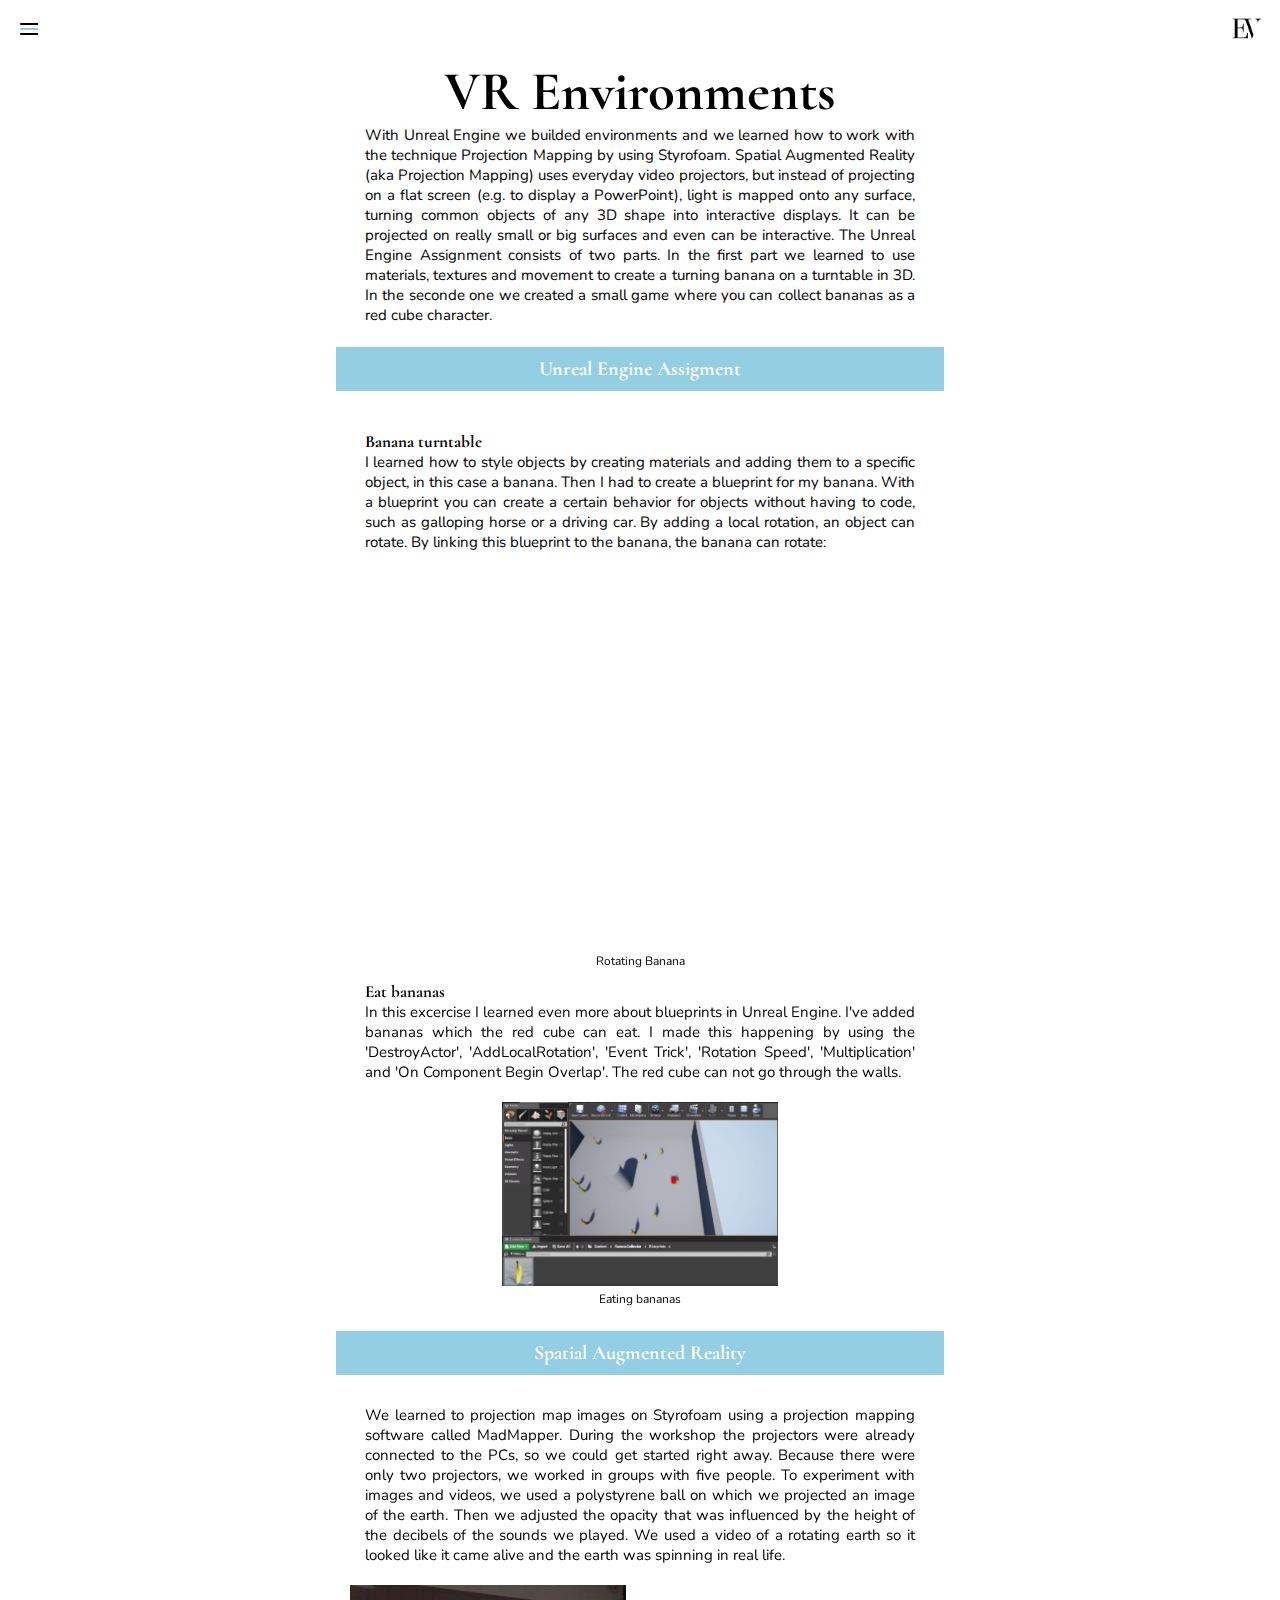
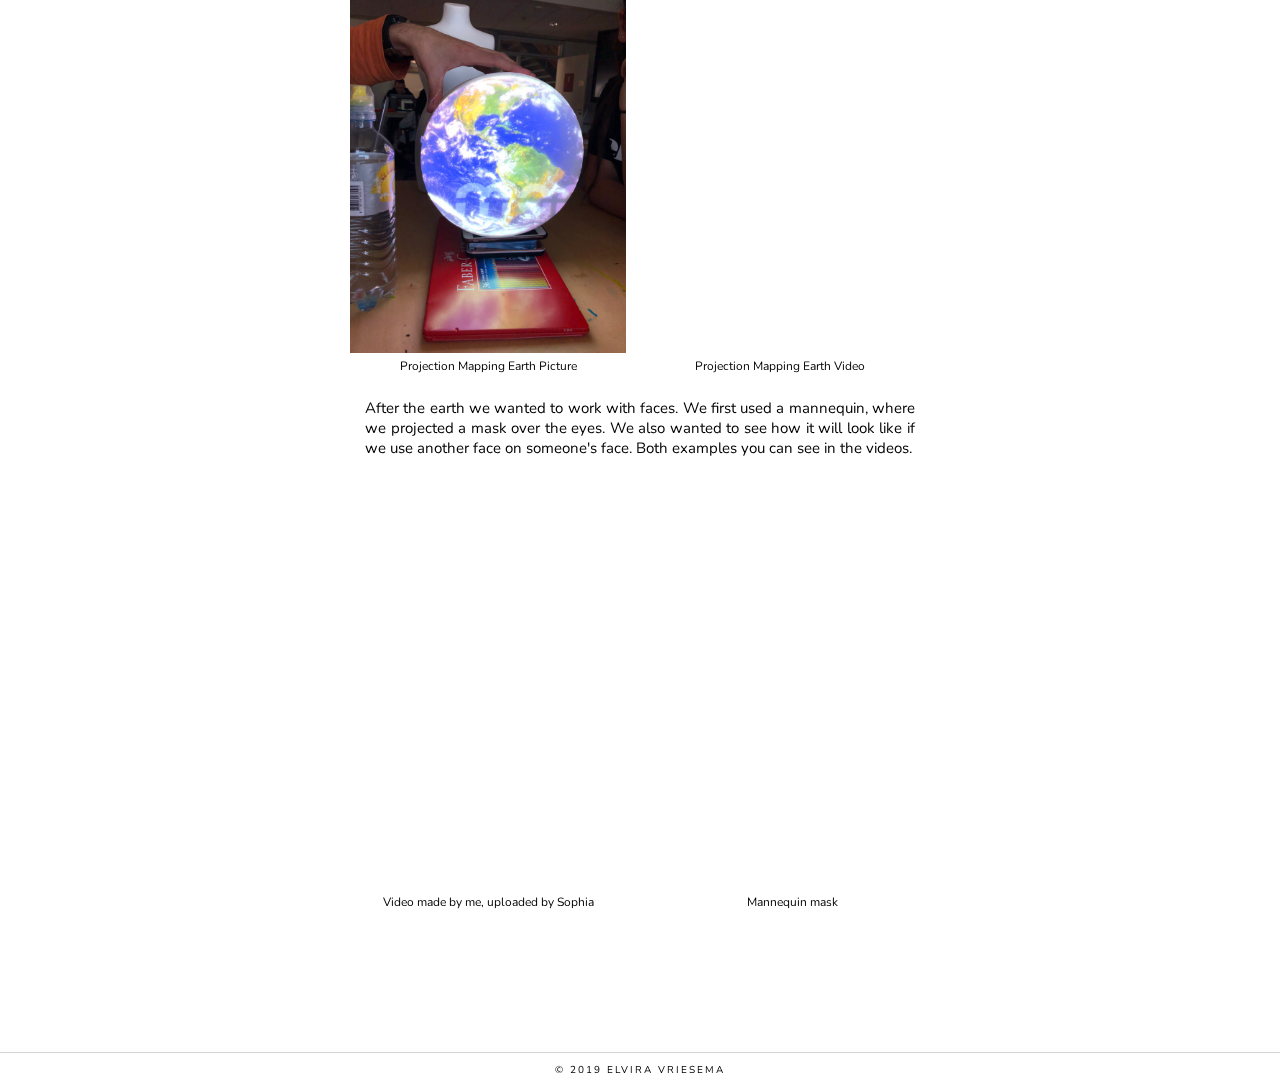
<file: vr.html>
<!DOCTYPE html>
<html>
	<head>
		<meta charset="utf-8">
		<meta name="viewport" content="width=device-width, initial-scale=1" />
		<title>Portfolio Project G</title>
		<link rel="stylesheet" type="text/css" href="styles/style.css">
		<script src="https://ajax.googleapis.com/ajax/libs/jquery/2.1.3/jquery.min.js"></script>
	</head>
	<body>
		<header>
		<a href="index.html"><img src="styles/logo.png" id="logo"></a>
			<div id="menu-container">
		  		<div id="menu-wrapper">
		      		<div id="hamburger-menu"><span></span><span></span><span></span></div><span></span>
		    <!-- hamburger-menu -->
		   		</div>

		   	<!-- menu-wrapper -->
		   		<ul class="menu-list accordion">
		   			<li id="nav0" class="toggle"> 
				         <a class="menu-link" href="index.html">Home</a>
				    </li>
		      		<li id="nav1" class="toggle accordion-toggle"> 
		         		<span class="icon-plus"></span>
		         		<a class="menu-link" href="#">Topics</a>
		      		</li>
		    <!-- menu-submenu accordon-content-->
			      	<ul class="menu-submenu accordion-content">
				        <li><a class="head" href="wearables.html">Wearables</a></li>
				        <li><a class="head" href="playfulinteractions.html">Playful Interactions</a></li>
				        <li><a class="head" href="artificialcreatures.html">Artificial Creatures</a></li>
				        <li><a class="head" href="arvr.html">AR &amp; VR</a></li>
			      	</ul>

		    <!-- menu-submenu accordon-content-->
			     	<li id="nav2" class="toggle accordion-toggle"> 
			        	<span class="icon-plus"></span>
			        	<a class="menu-link" href="#">Workshops</a>
				    </li>
				    <ul class="menu-submenu accordion-content">
				    	<li><a class="head" href="arduino.html">Arduino</a></li>
				    	<li><a class="head" href="vr.html">VR environments</a></li>
				    	<li><a class="head" href="computervision.html">Computer Vision</a></li>
				    </ul>

			<!-- menu-submenu accordon-content-->
					<li id="nav3" class="toggle"> 
				         <a class="menu-link" href="excursions.html">Excursion</a>
				    </li>

			<!-- menu-submenu accordon-content-->
					<li id="nav4" class="toggle"> 
				         <a class="menu-link" href="labweeks.html">Lab weeks</a>
				    </li>

		   		</ul>
		</div>
		</header>
		<main>
			<!-- <img class="selfie" src="styles/elvira.jpg" alt="Picture of Elvira"></img> -->
			<article id="article1">
				<h1 class="greet">VR Environments</h1>
				<p>With Unreal Engine we builded environments and we learned how to work with the technique Projection Mapping by using Styrofoam.
				Spatial Augmented Reality (aka Projection Mapping) uses everyday video projectors, but instead of projecting on a flat screen (e.g. to display a PowerPoint), light is mapped onto any surface, turning common objects of any 3D shape into interactive displays. It can be projected on really small or big surfaces and even can be interactive. The Unreal Engine Assignment consists of two parts. In the first part we learned to use materials, textures and movement to create a turning banana on a turntable in 3D. In the seconde one we created a small game where you can collect bananas as a red cube character.</p><br />
				<h2>Unreal Engine Assigment</h2>
				<h3>Banana turntable</h3>
				<p>I learned how to style objects by creating materials and adding them to a specific object, in this case a banana. Then I had to create a blueprint for my banana. With a blueprint you can create a certain behavior for objects without having to code, such as galloping horse or a driving car. By adding a local rotation, an object can rotate. By linking this blueprint to the banana, the banana can rotate:</p>
				<div class="afbeeldingen">
					<figure><iframe height="365" src="https://www.youtube.com/embed/KWnwYMyVNwk" frameborder="0" allowfullscreen></iframe><figcaption>Rotating Banana</figcaption></figure>
					</figure>
				</div>
				<h3>Eat bananas</h3>
				<p>In this excercise I learned even more about blueprints in Unreal Engine. I've added bananas which the red cube can eat. I made this happening by using the 'DestroyActor', 'AddLocalRotation', 'Event Trick', 'Rotation Speed', 'Multiplication' and 'On Component Begin Overlap'. The red cube can not go through the walls.</p>
				<div class="afbeeldingen">
					<figure><img src="styles/eatingbananas.png" alt="Eating Bananas" id="afbeeldingen" class="afbeeldingen"><figcaption>Eating bananas</figcaption></figure>
				</div>
				<br /><h2>Spatial Augmented Reality</h2>
				<p>We learned to projection map images on Styrofoam using a projection mapping software called MadMapper. During the workshop the projectors were already connected to the PCs, so we could get started right away. Because there were only two projectors, we worked in groups with five people. To experiment with images and videos, we used a polystyrene ball on which we projected an image of the earth. Then we adjusted the opacity that was influenced by the height of the decibels of the sounds we played. We used a video of a rotating earth so it looked like it came alive and the earth was spinning in real life.</p>
				<div class="afbeeldingen">
					<figure><img src="styles/projectionmapping.jpg" alt="Projection mapping earth" id="afbeeldingen" class="afbeeldingen"><figcaption>Projection Mapping Earth Picture</figcaption></figure>
					<figure><iframe width="300" height="299" src="https://www.youtube.com/embed/GHhwXBKQ3BA" frameborder="0" allowfullscreen></iframe><figcaption>Projection Mapping Earth Video</figcaption></figure>
				</div><br /> 
				</div>
				<p>After the earth we wanted to work with faces. We first used a mannequin, where we projected a mask over the eyes. We also wanted to see how it will look like if we use another face on someone's face. Both examples you can see in the videos.</p>
				<div class="afbeeldingen">
				<figure><iframe title="vimeo-player" src="https://player.vimeo.com/video/339463959" width="300" height="1130" frameborder="0" allowfullscreen></iframe><figcaption>Video made by me, uploaded by Sophia</figcaption></figure>
				<figure><iframe height="400" width="300" src="https://www.youtube.com/embed/nbTSpqaRr_g" frameborder="0" allowfullscreen></iframe><figcaption>Mannequin mask</figcaption></figure>
				</div>
			</article>
		</main>
		<footer><p>© 2019 Elvira Vriesema</p></footer>
		<script src="main.js"></script>
	</body>
</html>
</file>
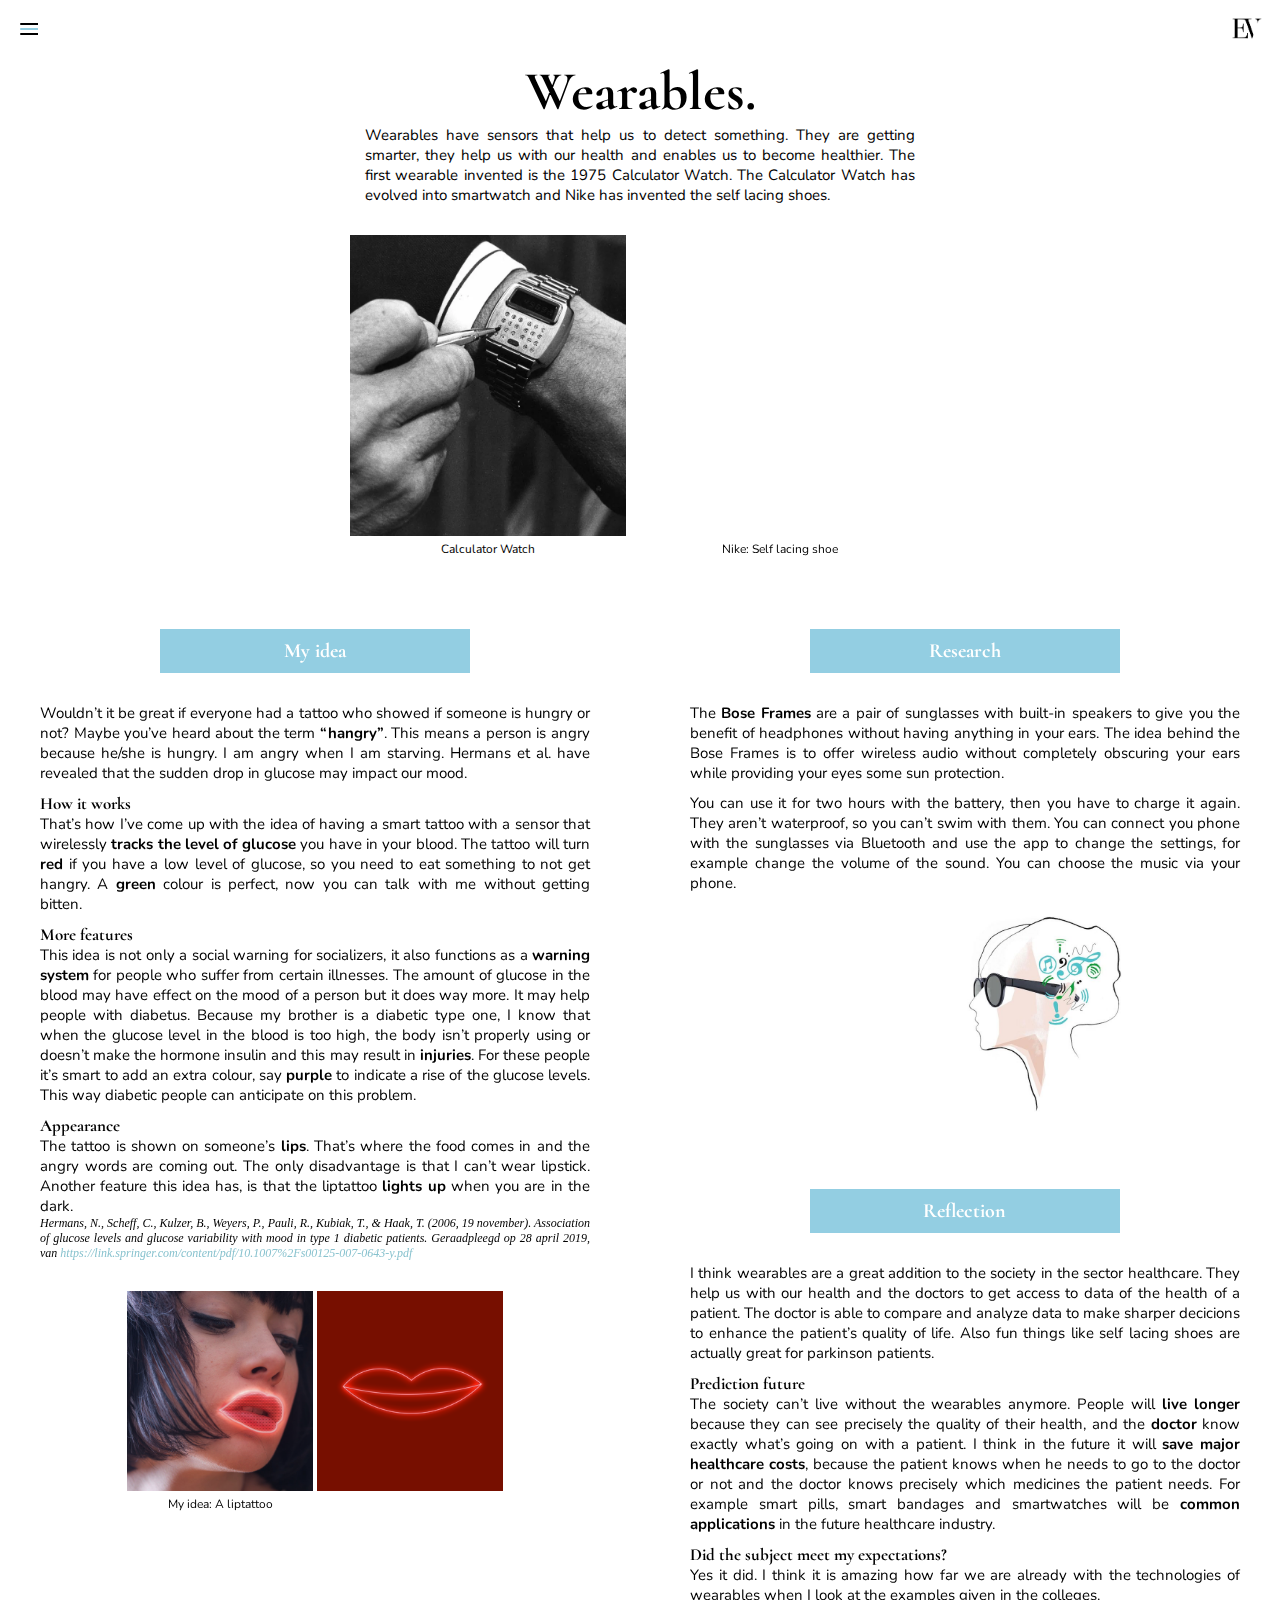
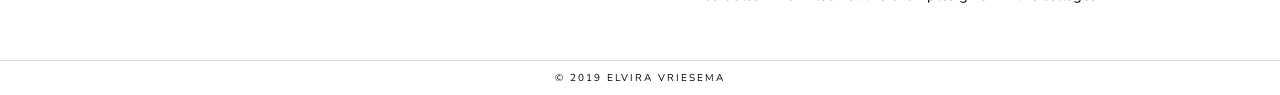
<file: wearables.html>
<!DOCTYPE html>
<html>
	<head>
		<meta charset="utf-8">
		<meta name="viewport" content="width=device-width, initial-scale=1" />
		<title>Portfolio Project G</title>
		<link rel="stylesheet" type="text/css" href="styles/style.css">
		<script src="https://ajax.googleapis.com/ajax/libs/jquery/2.1.3/jquery.min.js"></script>
	</head>
	<body>
		<header>
		<a href="index.html"><img src="styles/logo.png" id="logo"></a>
			<div id="menu-container">
		  		<div id="menu-wrapper">
		      		<div id="hamburger-menu"><span></span><span></span><span></span></div><span></span>
		    <!-- hamburger-menu -->
		   		</div>

		   	<!-- menu-wrapper -->
		   		<ul class="menu-list accordion">
		   			<li id="nav0" class="toggle"> 
				         <a class="menu-link" href="index.html">Home</a>
				    </li>
		      		<li id="nav1" class="toggle accordion-toggle"> 
		         		<span class="icon-plus"></span>
		         		<a class="menu-link" href="#">Topics</a>
		      		</li>
		    <!-- menu-submenu accordon-content-->
			      	<ul class="menu-submenu accordion-content">
				        <li><a class="head" href="wearables.html">Wearables</a></li>
				        <li><a class="head" href="playfulinteractions.html">Playful Interactions</a></li>
				        <li><a class="head" href="artificialcreatures.html">Artificial Creatures</a></li>
				        <li><a class="head" href="arvr.html">AR &amp; VR</a></li>
			      	</ul>

		    <!-- menu-submenu accordon-content-->
			     	<li id="nav2" class="toggle accordion-toggle"> 
			        	<span class="icon-plus"></span>
			        	<a class="menu-link" href="#">Workshops</a>
				    </li>
				    <ul class="menu-submenu accordion-content">
				    	<li><a class="head" href="arduino.html">Arduino</a></li>
				    	<li><a class="head" href="vr.html">VR environments</a></li>
				    	<li><a class="head" href="computervision.html">Computer Vision</a></li>
				    </ul>

			<!-- menu-submenu accordon-content-->
					<li id="nav3" class="toggle"> 
				         <a class="menu-link" href="excursions.html">Excursion</a>
				    </li>

			<!-- menu-submenu accordon-content-->
					<li id="nav4" class="toggle"> 
				         <a class="menu-link" href="labweeks.html">Lab weeks</a>
				    </li>

		   		</ul>
		</div>
		</header>
		<main>
			<!-- <img class="selfie" src="styles/elvira.jpg" alt="Picture of Elvira"></img> -->
			<article id="article1">
				<h1 class="greet">Wearables.</h1>
				<p>Wearables have sensors that help us to detect something. They are getting smarter, they help us with our health and enables us to become healthier. The first wearable invented is the 1975 Calculator Watch. The Calculator Watch has evolved into smartwatch and Nike has invented the self lacing shoes.</p>
				<div class="afbeeldingen">
					<figure><img src="styles/pulsarwatch.png" alt="Pulsar Calculator Watch" id="afbeeldingen"><figcaption>Calculator Watch</figcaption></figure>
					<figure><iframe  height="300" src="https://www.youtube.com/embed/hViOYZVMiWs" frameborder="0" allow="accelerometer; autoplay; encrypted-media; gyroscope; picture-in-picture" allowfullscreen></iframe><figcaption>Nike: Self lacing shoe</figcaption></figure>
				</div>
			</article>
			<article id="article2">
				<h2>My idea</h2>
				<p id="introduction">
					Wouldn’t it be great if everyone had a tattoo who showed if someone is hungry or not? Maybe you’ve heard about the term <strong>“hangry”</strong>. This means a person is angry because he/she is hungry. I am angry when I am starving. Hermans et al. have revealed that the sudden drop in glucose may impact our mood.</p>
				<h3>How it works</h3><p>
					That’s how I’ve come up with the idea of having a smart tattoo with a sensor that wirelessly <strong>tracks the level of glucose</strong> you have in your blood. The tattoo will turn <strong>red</strong> if you have a low level of glucose, so you need to eat something to not get hangry. A <strong>green</strong> colour is perfect, now you can talk with me without getting bitten. 
				</p>
				<h3>More features</h3>
				<p>
					This idea is not only a social warning for socializers, it also functions as a <strong>warning system</strong> for people who suffer from certain illnesses. The amount of glucose in the blood may have effect on the mood of a person but it does way more. It may help people with diabetus.
					Because my brother is a diabetic type one, I know that when the glucose level in the blood is too high, the body isn’t properly using or doesn’t make the hormone insulin and this may result in <strong>injuries</strong>. For these people it’s smart to add an extra colour, say <strong>purple</strong> to indicate a rise of the glucose levels. This way diabetic people can anticipate on this problem.</p>
				<h3>Appearance</h3><p>
					The tattoo is shown on someone’s <strong>lips</strong>. That’s where the food comes in and the angry words are coming out. The only disadvantage is that I can’t wear lipstick. Another feature this idea has, is that the liptattoo <strong>lights up</strong> when you are in the dark. 
				</p>
				<p id="definition">Hermans, N., Scheff, C., Kulzer, B., Weyers, P., Pauli, R., Kubiak, T., & Haak, T. (2006, 19 november). Association of glucose levels and glucose variability with mood in type 1 diabetic patients. Geraadpleegd op 28 april 2019, van <a href>https://link.springer.com/content/pdf/10.1007%2Fs00125-007-0643-y.pdf</a></p>
				<div class="afbeeldingen"><figure><img src="styles/liptattoo.png" alt="Liptattoo" id="afbeeldingen" class="afbeeldingen"><figcaption>My idea: A liptattoo</figcaption></figure>
				<figure><img src="styles/lips.png" alt="Liptattoo" id="afbeeldingen" class="afbeeldingen"><figcaption><br /></figcaption></figure>
				</div>
			</article>
			<article id="article3">
				<h2>Research</h2>
				<p id="introduction">The <strong>Bose Frames</strong> are a pair of sunglasses with built-in speakers to give you the benefit of headphones without having anything in your ears. The idea behind the Bose Frames is to offer wireless audio without completely obscuring your ears while providing your eyes some sun protection.
				<h3></h3><p>
					You can use it for two hours with the battery, then you have to charge it again. They aren’t waterproof, so you can’t swim with them. You can connect you phone with the sunglasses via Bluetooth and use the app to change the settings, for example change the volume of the sound. You can choose the music via your phone. </p> 
				<div class="afbeeldingen"><figure><iframe width="150" height="190" src="https://www.youtube.com/embed/JYegJdkEupw" frameborder="0" allowfullscreen></iframe></figcaption></a></figure>
				<figure><img src="styles/boseframes.jpg" alt="Bose Frames" id="afbeeldingen" class="afbeeldingen"></figure></div>
			</article>
			<article id="article4">
				<h2>Reflection</h2>
				<p id="introduction">I think wearables are a great addition to the society in the sector healthcare. They help us with our health and the doctors to get access to data of the health of a patient. The doctor is able to compare and analyze data to make sharper decicions to enhance the patient’s quality of life. Also fun things like self lacing shoes are actually great for parkinson patients.</p>
				<h3>Prediction future</h3><p>
					The society can’t live without the wearables anymore. People will <strong>live longer</strong> because they can see precisely the quality of their health, and the <strong>doctor</strong> know exactly what’s going on with a patient. I think in the future it will <strong>save major healthcare costs</strong>, because the patient knows when he needs to go to the doctor or not and the doctor knows precisely which medicines the patient needs. For example smart pills, smart bandages and smartwatches will be <strong>common applications</strong> in the future healthcare industry.</p> 
				<h3>Did the subject meet my expectations?</h3><p>
					Yes it did. I think it is amazing how far we are already with the technologies of wearables when I look at the examples given in the colleges. </p> 
			</article>
		</main>
		<footer><p>© 2019 Elvira Vriesema</p></footer>
		<script src="main.js"></script>
	</body>
</html>
</file>
<file: styles/main.css>
@import url('https://fonts.googleapis.com/css?family=nunito|Open+Sans');
@import url('https://fonts.googleapis.com/css?family=Cormorant:600');

ul { 
    list-style: none;
}

a { 
    text-decoration: none; 
    color: black;
    font-family: "nunito";
    font-weight: bold;
}

.wrapper{
  padding:1em;
}

h1{
  transition: all 0.4s ease;
}

.wrapper:hover h1{
  transition: all 0.4s ease;
  transform: scaleY(-1);
}

a:hover {
    color: #9b0043;
}

body {
    margin: 0;
    font-family: 'Open Sans', sans-serif;
    height: 100%;
}

.greet {
    animation: 6s ease-out 1s;

}

#logo {
    width: 30px;
    float: right;
    margin: 18px;
}

#menu-wrapper {
    overflow: hidden;
    cursor: pointer;
    width: 38px;
}

#menu-wrapper #hamburger-menu {
    position: relative;
    width: 20px;
    height: 18px;
    margin: 20px;
}

#menu-wrapper #hamburger-menu span {
    -ms-filter: "progid:DXImageTransform.Microsoft.Alpha(Opacity=100)";
    left: 0;
    display: block;
    width: 100%;
    height: 1.6px;
    margin-top: 3px;
    border-radius: 1px;
    background-color: black;
    position: absolute;
    -webkit-transform: rotate(0deg);
    transform: rotate(0deg);
    -webkit-transition: .4s ease-in-out;
    transition: .4s ease-in-out;
}

#menu-wrapper #hamburger-menu span:nth-child(1) {
    top: 0;
}
#menu-wrapper #hamburger-menu span:nth-child(2) {
    top: 5px;
    background-color: rgba(147, 206, 226,1);
}
#menu-wrapper #hamburger-menu span:nth-child(3) {
    top: 10px;
}

#menu-wrapper #hamburger-menu.open span:nth-child(1) {
    top: 7px;
    -webkit-transform: rotate(135deg);
    transform: rotate(135deg);
}

#menu-wrapper #hamburger-menu.open span:nth-child(2) {
    opacity: 0;
    -ms-filter: "progid:DXImageTransform.Microsoft.Alpha(Opacity=0)";
}

#menu-wrapper #hamburger-menu.open span:nth-child(3) {
    top: 7px;
    -webkit-transform: rotate(-135deg);
    transform: rotate(-135deg);
}

#menu-container .menu-list .menu-submenu {
    padding-top: 20px;
    padding-bottom: 20px;
}

/*.menu-submenu > li:hover {
    text-decoration: underline;
}*/

 .menu-list {
    padding-left: 0;
    display: block;
    position: absolute;
    width: 20%;
    max-width: 450px;
    background-color: rgba(136, 194, 206, 1);
    box-shadow: rgba(100,100,100,0.3) 6px 6px 10px;
    overflow-y: auto;
    overflow-x: hidden;
    left: -100%;
    margin: 0px;
    mix-blend-mode: hard-light;
}

#menu-container .menu-list li.accordion-toggle, #menu-container .menu-list .menu-login, .toggle {
    font-size: 16px;
    padding: 20px;
    text-transform: uppercase;
    border-top: 1px solid #dbdcd2;
}

#menu-container .menu-list li:first-of-type {
    border-top: 0;
}

.accordion-toggle, .accordion-content {
    cursor: pointer;
    font-size: 16px;
    position: relative;
}

.accordion-content {
    display: none;
}

.accordion-toggle a:before, .accordion-toggle a:after {
    content: '';
    display: block;
    position: absolute;
    top: 50%;
    right: 30px;
    width: 15px;
    height: 2px;
    background-color: black;
    -webkit-transform-origin: 50% 50%;
    -ms-transform-origin: 50% 50%;
    transform-origin: 50% 50%;
    -webkit-transition: all 0.3s;
    transition: all 0.3s ease-out;
}

.accordion-toggle a:before {
    -webkit-transform: rotate(-90deg);
    -ms-transform: rotate(-90deg);
    transform: rotate(-90deg);
    opacity: 1;
}

.accordion-toggle.active-tab {
  background-color: #606060;
  transition: all 0.3s ease;
}

.accordion-toggle a.active:before {
    -webkit-transform: rotate(0deg);
    -ms-transform: rotate(0deg);
    transform: rotate(0deg);
    background: #fff !important;
}

.accordion-toggle a.active:after {
    -webkit-transform: rotate(180deg);
    -ms-transform: rotate(180deg);
    transform: rotate(180deg);
    background: #fff !important;
    opacity: 0;
}

main {
    display: grid;
    height: 750px;
    grid-template-columns: 1fr 1fr;
    grid-template-rows: 1fr 1fr;
    grid-column-gap: 20px;
    grid-row-gap: 20px;
    grid-template-areas: 
    "articleone articleone"
    "articletwo  articlethree";
}

#article1 {
    background-image: url("elvira.jpg");
/*    background-blend-mode: screen;*/
    grid-area: articleone;
    padding-top: 0px;
    background-size: 700px;
    background-position: 80px;
    background-repeat: no-repeat;
    height: 500px;
}

#article1 p {
    font-size: 20px;
    padding: 20px;
    margin-left: 600px;
    color: black;
    background-color: rgb(255, 255, 255, 0.5);
}

#article1 h1 {
    margin-top: 40px;
    margin-bottom: 30px;
    height: 50px;
    width: 260px;
    margin-left: 700px;
    /*border: solid black 1px;*/
    background-color: rgb(255, 255, 255, 0.5);
    padding: 10px 0px 25px 25px;
    letter-spacing: 2px;
    /*background-color: rgb(255, 169, 130);*/
}

#article2 {
    grid-area: articletwo;
    height: 100px;
}

#article3 {
    grid-area: articlethree;
}

article {
    background-color: white;
    padding: 10px 0px 15px 0px;
    margin: 0;
}

h1 {
    margin: 10px;
    font-family: 'Cormorant', sans-serif;
    font-size: 55px;
}

h2 {
    text-align: center;
    margin: 0px auto;
    margin-bottom: 30px;
    font-size: 20px;
    width: 40%;
    color: white;
    padding: 10px;
    background-color: rgb(147, 206, 226);
    font-family: 'Cormorant', sans-serif;
    font-weight: bold;
    /*text-transform: uppercase;*/
}

p {
    max-width: 500px;
    margin: 0 auto;
    font-size: 15px;
    font-family: 'Open Sans', sans-serif;
}

img {
    max-width: 300px;
    width: 50%;
    display: block;
    margin-top: 15px;
    margin-bottom: 15px;
    margin-left: auto;
    margin-right: auto;
}

footer {
    padding: 10px;
    border-style: solid;
    border-color: lightgrey;
    border-width: 1px 0px 0px 0px;
}

footer p {
    font-size: 10px;
    text-transform: uppercase;
    letter-spacing: 2px;
    text-align: center;
}

#definition {
    font-size: 12px !important;
    font-family: georgia;
    font-style: italic;
}
</file>
<file: styles/style.css>
@import url('https://fonts.googleapis.com/css?family=nunito|Open+Sans');
@import url('https://fonts.googleapis.com/css?family=Cormorant:600');

ul { 
    list-style: none;
}

a { 
    text-decoration: none; 
    color: black;

}

a:hover {
text-decoration: underline;
}

.head:hover {
    color: #9b0043;
}

p a {
    color: rgba(136, 194, 206, 1);
}


body {
    margin: 0;
    font-family: 'nunito', sans-serif;
    height: 100%;
}

#logo {
    width: 30px;
    float: right;
    margin: 18px;
}

#menu-wrapper {
    overflow: hidden;
    cursor: pointer;
    width: 38px;
}

#menu-wrapper #hamburger-menu {
    position: relative;
    width: 20px;
    height: 18px;
    margin: 20px;
}

#menu-wrapper #hamburger-menu span {
    -ms-filter: "progid:DXImageTransform.Microsoft.Alpha(Opacity=100)";
    left: 0;
    display: block;
    width: 100%;
    height: 1.6px;
    margin-top: 3px;
    border-radius: 1px;
    background-color: black;
    position: absolute;
    -webkit-transform: rotate(0deg);
    transform: rotate(0deg);
    -webkit-transition: .4s ease-in-out;
    transition: .4s ease-in-out;
}

#menu-wrapper #hamburger-menu span:nth-child(1) {
    top: 0;
}
#menu-wrapper #hamburger-menu span:nth-child(2) {
    top: 5px;
    background-color: rgba(147, 206, 226,1);
}

#menu-wrapper #hamburger-menu span:nth-child(3) {
    top: 10px;
}

#menu-wrapper #hamburger-menu.open span:nth-child(1) {
    top: 7px;
    -webkit-transform: rotate(135deg);
    transform: rotate(135deg);
}

#menu-wrapper #hamburger-menu.open span:nth-child(2) {
    opacity: 0;
    -ms-filter: "progid:DXImageTransform.Microsoft.Alpha(Opacity=0)";
}

#menu-wrapper #hamburger-menu.open span:nth-child(3) {
    top: 7px;
    -webkit-transform: rotate(-135deg);
    transform: rotate(-135deg);
}

#menu-container .menu-list .menu-submenu {
    padding-top: 20px;
    padding-bottom: 20px;
}

/*.menu-submenu > li:hover {
    text-decoration: underline;
}*/

 .menu-list {
    padding-left: 0;
    display: block;
    position: absolute;
    width: 20%;
    max-width: 450px;
    background-color: rgba(136, 194, 206, 1);
    box-shadow: rgba(100,100,100,0.3) 6px 6px 10px;
    overflow-y: auto;
    overflow-x: hidden;
    left: -100%;
    margin: 0px;
    mix-blend-mode: hard-light;
}

#menu-container .menu-list li.accordion-toggle, #menu-container .menu-list .menu-login, .toggle {
    font-size: 16px;
    padding: 20px;
    text-transform: uppercase;
    border-top: 1px solid #dbdcd2;
}

#menu-container .menu-list li:first-of-type {
    border-top: 0;
}

.accordion-toggle, .accordion-content {
    cursor: pointer;
    font-size: 16px;
    position: relative;
}

.accordion-content {
    display: none;
}

.accordion-toggle a:before, .accordion-toggle a:after {
    content: '';
    display: block;
    position: absolute;
    top: 50%;
    right: 30px;
    width: 15px;
    height: 2px;
    background-color: black;
    -webkit-transform-origin: 50% 50%;
    -ms-transform-origin: 50% 50%;
    transform-origin: 50% 50%;
    -webkit-transition: all 0.3s;
    transition: all 0.3s ease-out;
}

.accordion-toggle a:before {
    -webkit-transform: rotate(-90deg);
    -ms-transform: rotate(-90deg);
    transform: rotate(-90deg);
    opacity: 1;
}

.accordion-toggle.active-tab {
  background-color: #606060;
  transition: all 0.3s ease;
}

.accordion-toggle a.active:before {
    -webkit-transform: rotate(0deg);
    -ms-transform: rotate(0deg);
    transform: rotate(0deg);
    background: #fff !important;
}

.accordion-toggle a.active:after {
    -webkit-transform: rotate(180deg);
    -ms-transform: rotate(180deg);
    transform: rotate(180deg);
    background: #fff !important;
    opacity: 0;
}

main {
    display: grid;
    grid-template-columns: 1fr 1fr;
    grid-column-gap: 20px;
    grid-row-gap: 40px;
    grid-template-areas: 
    "articleone articleone"
    "articletwo  articlethree"
    "articletwo articlefour"
    "footer footer";
}

#article1 {
/*  background-blend-mode: screen;*/
    grid-area: articleone;
    padding: 0px;
    background-size: 700px;
    background-position: 80px;
    background-repeat: no-repeat;
    margin-bottom: 20px;
}

#article2 {
    grid-area: articletwo;
}

#article3 {
    grid-area: articlethree;
}

#article4 {
    grid-area: articlefour;
}

article {
    background-color: white;
    padding: 10px 0px 15px 0px;
    margin: 0;
}

h1 {
    font-family: 'Cormorant', sans-serif;
    font-size: 55px;
    margin: 0 auto;
    text-align: center;
}

h2 {
    text-align: center;
    margin: 0px auto;
    margin-bottom: 30px;
    font-size: 20px;
    width: 46%;
    color: white;
    padding: 10px;
    background-color: rgb(147, 206, 226);
    font-family: 'Cormorant', sans-serif;
    font-weight: bold;
    /*text-transform: uppercase;*/
}

p {
    max-width: 550px;
    margin: 0 auto;
    font-size: 15px;
    font-family: 'nunito', sans-serif;
    text-align: justify;
}

ol {
 text-align: center;
 padding-right: 30px;
 list-style-position: inside;
}

h3 {
    max-width: 550px;
    margin: 0 auto;
    padding-top: 10px;
    font-size: 17px;
    font-family: 'Cormorant', sans-serif;
    text-align: left;
}

sup {
    font-size: 10px;
}

img, iframe {
    max-height: 400px;
    display: block;
    margin-top: 20px;
    margin-bottom: 15px;
    margin-left: auto;
    margin-right: auto;
}

img {
    max-width: 276px;}

strong {
    font-weight: bold;
    font-family: 'Nunito';
}

#line {
    margin-top: 35px;
    border-style: solid;
    border-color: lightgrey;
    border-width: 1px 0px 0px 0px;
}

footer {
    padding: 10px;
    border-style: solid;
    border-color: lightgrey;
    border-width: 1px 0px 0px 0px;
    float: bottom;
    grid-area: footer;
    height: 100%;
}

footer p {
    font-size: 10px;
    text-transform: uppercase;
    letter-spacing: 2px;
    text-align: center;
}

.welcometext {
    font-family: 'Open Sans';
    text-align: left;
    margin-top: 0px;
}

.afbeeldingen {
    text-align: center;
    margin: 0;
}

#poster {
    min-width: 580px;
    text-align: center;
    padding-right: 310px;
}

h4 {
    text-align: center;
    font-size: 20px;
}

.sensorama {
   height: 323px;
}

#article2 img, #article3 img, #article4 img {
    max-width: 300px;
    max-height: 200px;
}

.afbeeldingen img {
    margin-bottom: 5px;
    margin-top: 20px;
}

.afbeeldingen a {
    color: rgba(136, 194, 206, 1) !important;
    }

.afbeeldinghover:hover {
    box-sizing: border-box;
    -moz-box-sizing: border-box;
    -webkit-box-sizing: border-box;
    border: 10px solid white;
    transition: border 0.2s ease-in;
}

figure, iframe {
    display: inline-block;
    margin: 0;
}

iframe {
    margin-top: 30px;
}

#vimeo {
    margin: 30px 0px 0px 0px;
    height: 150px;
}

figcaption {
    font-size: 12px;
    margin-top: 0px;
    padding-top: 0px;
}

.explanation {
    padding: 10px;
    transition: 30ms;
    transform: perspective(0px) rotateX(-90deg);
    transform-origin: 50% 0;
    height: 0;
}

.explanation.active {
    transform: none;
    height: auto;
}}

.explanation {
    transition: 500ms;
}

.days {
    cursor: pointer;
}

.days > h2 {
    margin: 0 auto;
}

#definition {
    font-size: 12px !important;
    font-family: georgia;
    font-style: italic;
    padding-bottom: 10px;
}

#quote {
    font-family: georgia;
    font-style: italic;
}

#info {
    font-size: 12px !important;
    font-family: georgia;
    font-style: italic;
    padding-bottom: 10px;
    text-align: center;
}
</file>
